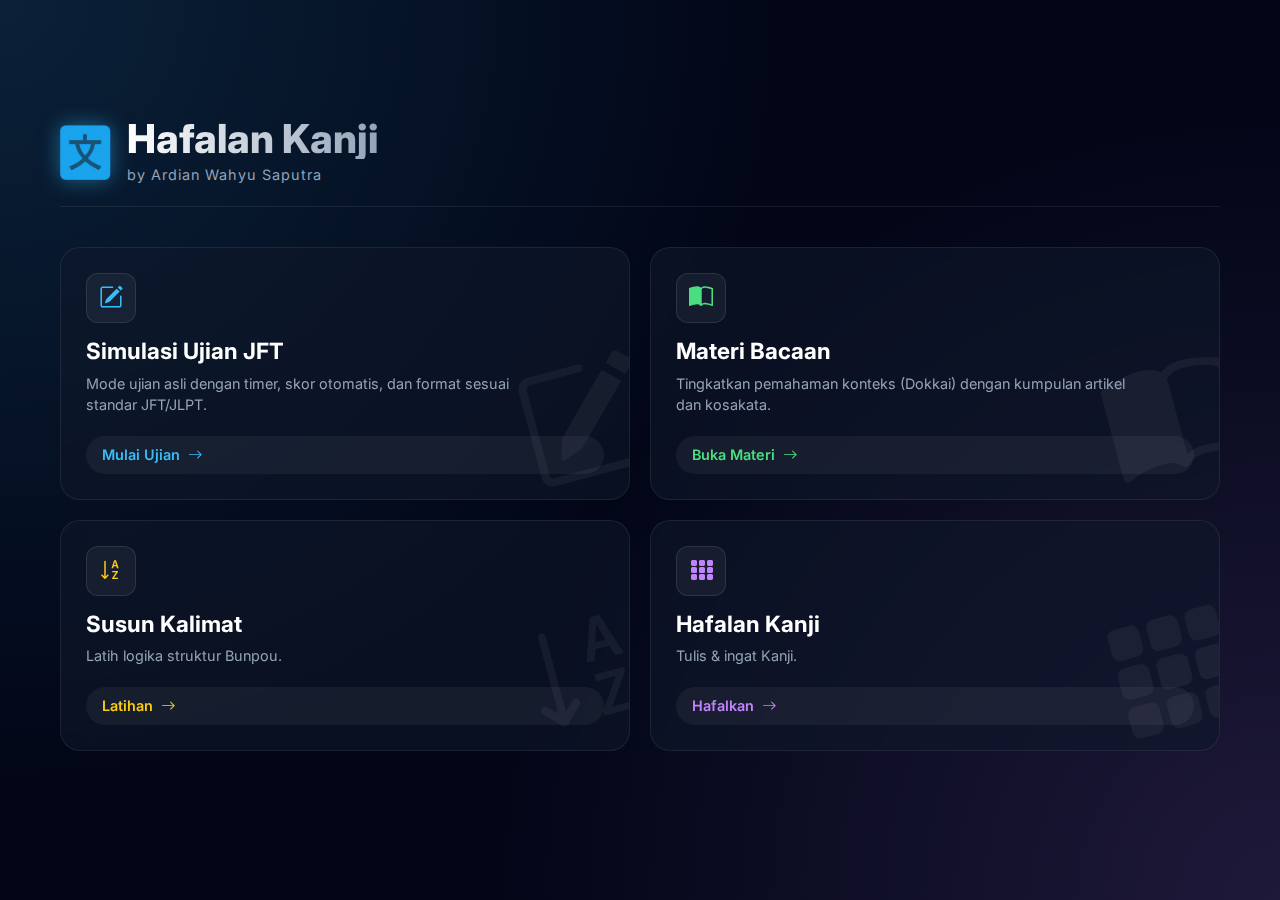
<file: index.html>
<!DOCTYPE html>
<html lang="id">
  <head>
    <meta charset="utf-8" />
    <meta name="viewport" content="width=device-width,initial-scale=1" />
    <title>Hafalan Kanji — Dashboard HUD</title>
    
    <link href="https://cdn.jsdelivr.net/npm/bootstrap@5.3.2/dist/css/bootstrap.min.css" rel="stylesheet" />
    <link href="https://cdn.jsdelivr.net/npm/bootstrap-icons@1.11.3/font/bootstrap-icons.css" rel="stylesheet" />
    <link href="https://fonts.googleapis.com/css2?family=Inter:wght@400;500;600;700;800;900&display=swap" rel="stylesheet">
    <link rel="shortcut icon" type="image/png" href="asset/logo2-removebg.png?v=2" />
    <link rel="stylesheet" href="style.css" />
  </head>
  <body>
   
    <div class="dashboard-container fade-in-up">
        
        <header class="app-header">
            <div class="brand-section">
                <div class="d-flex align-items-center gap-3">
                    <img src="asset/logo2-removebg.png" alt="Logo" style="height: 55px; width: auto; filter: drop-shadow(0 0 10px rgba(56,189,248,0.5));">
                    <div>
                        <h1>Hafalan Kanji</h1>
                        <p>by Ardian Wahyu Saputra</p>
                    </div>
                </div>
            </div>
            
            <div>
                 <button id="btn-stop-quiz" class="btn btn-danger rounded-pill px-4 fw-bold d-none shadow-lg" data-bs-toggle="modal" data-bs-target="#stopQuizModal">
                    <i class="bi bi-stop-circle-fill me-2"></i> Berhenti Ujian
                </button>
            </div>
        </header>

        <div class="grid-menu">
            
            <div class="hud-card col-wide theme-blue" data-bs-toggle="modal" data-bs-target="#ujianModal">
                <i class="bi bi-pencil-square bg-icon"></i> <div class="card-content">
                    <div class="icon-badge"><i class="bi bi-pencil-square"></i></div>
                    <h3 class="card-title">Simulasi Ujian JFT</h3>
                    <p class="card-desc">Mode ujian asli dengan timer, skor otomatis, dan format sesuai standar JFT/JLPT.</p>
                    <div class="card-arrow">Mulai Ujian <i class="bi bi-arrow-right"></i></div>
                </div>
            </div>

            <div class="hud-card col-wide theme-green" data-bs-toggle="modal" data-bs-target="#bacaanModal">
                <i class="bi bi-book-half bg-icon"></i> <div class="card-content">
                    <div class="icon-badge"><i class="bi bi-book-half"></i></div>
                    <h3 class="card-title">Materi Bacaan</h3>
                    <p class="card-desc">Tingkatkan pemahaman konteks (Dokkai) dengan kumpulan artikel dan kosakata.</p>
                    <div class="card-arrow">Buka Materi <i class="bi bi-arrow-right"></i></div>
                </div>
            </div>

            <div class="hud-card col-wide theme-yellow" data-bs-toggle="modal" data-bs-target="#susunKalimatModal">
                <i class="bi bi-sort-alpha-down bg-icon"></i>
                <div class="card-content">
                    <div class="icon-badge"><i class="bi bi-sort-alpha-down"></i></div>
                    <h3 class="card-title">Susun Kalimat</h3>
                    <p class="card-desc">Latih logika struktur Bunpou.</p>
                    <div class="card-arrow">Latihan <i class="bi bi-arrow-right"></i></div>
                </div>
            </div>

            <!-- <div class="hud-card col-std theme-pink" data-bs-toggle="modal" data-bs-target="#hafalankotobaModal">
                <i class="bi bi-translate bg-icon"></i>
                <div class="card-content">
                    <div class="icon-badge"><i class="bi bi-translate"></i></div>
                    <h3 class="card-title">Hafalan Kotoba</h3>
                    <p class="card-desc">Flashcard Minna no Nihongo.</p>
                    <div class="card-arrow">Hafalkan <i class="bi bi-arrow-right"></i></div>
                </div>
            </div> -->

            <div class="hud-card col-wide theme-purple" data-bs-toggle="modal" data-bs-target="#hafalankanjiModal">
                <i class="bi bi-grid-3x3-gap-fill bg-icon"></i>
                <div class="card-content">
                    <div class="icon-badge"><i class="bi bi-grid-3x3-gap-fill"></i></div>
                    <h3 class="card-title">Hafalan Kanji</h3>
                    <p class="card-desc">Tulis & ingat Kanji.</p>
                    <div class="card-arrow">Hafalkan <i class="bi bi-arrow-right"></i></div>
                </div>
            </div>

        </div> <div id="quiz-area"></div>

    </div>

    <div class="modal fade" id="hafalankanjiModal" tabindex="-1" aria-hidden="true">
        <div class="modal-dialog modal-dialog-centered">
            <div class="modal-content overflow-hidden">
                <div style="height: 5px; background: var(--neon-purple); box-shadow: 0 0 10px var(--neon-purple);"></div>
                <div class="modal-body text-center px-4 py-5">
                    <h4 class="fw-bold mb-3">Ke Halaman Hafal Kanji?</h4>
                    <p class="text-secondary mb-4">Masuk ke folder <b>kanji</b>.</p>
                    <div class="d-flex justify-content-center gap-2">
                        <button type="button" class="btn btn-outline-light rounded-pill px-4" data-bs-dismiss="modal">Batal</button>
                        <a href="kanji/index.html" class="btn btn-primary rounded-pill px-4 fw-bold" style="background: var(--neon-purple); border:none;">Ya, Mulai</a>
                    </div>
                </div>
            </div>
        </div>
    </div>

    <div class="modal fade" id="hafalankotobaModal" tabindex="-1" aria-hidden="true">
        <div class="modal-dialog modal-dialog-centered">
            <div class="modal-content overflow-hidden">
                <div style="height: 5px; background: var(--neon-pink); box-shadow: 0 0 10px var(--neon-pink);"></div>
                <div class="modal-body text-center px-4 py-5">
                    <h4 class="fw-bold mb-3">Ke Halaman Hafal Kotoba?</h4>
                    <p class="text-secondary mb-4">Masuk ke folder <b>kotoba</b>.</p>
                    <div class="d-flex justify-content-center gap-2">
                        <button type="button" class="btn btn-outline-light rounded-pill px-4" data-bs-dismiss="modal">Batal</button>
                        <a href="kotoba/index.html" class="btn btn-primary rounded-pill px-4 fw-bold" style="background: var(--neon-pink); border:none;">Ya, Mulai</a>
                    </div>
                </div>
            </div>
        </div>
    </div>

    <div class="modal fade" id="ujianModal" tabindex="-1" aria-hidden="true">
        <div class="modal-dialog modal-dialog-centered">
            <div class="modal-content overflow-hidden">
                <div style="height: 5px; background: var(--neon-blue); box-shadow: 0 0 10px var(--neon-blue);"></div>
                <div class="modal-body text-center px-4 py-5">
                    <h4 class="fw-bold mb-3">Mulai Simulasi Ujian?</h4>
                    <p class="text-secondary mb-4">Masuk ke folder <b>jft</b>.</p>
                    <div class="d-flex justify-content-center gap-2">
                        <button type="button" class="btn btn-outline-light rounded-pill px-4" data-bs-dismiss="modal">Batal</button>
                        <a href="jft/index.html" class="btn btn-primary rounded-pill px-4 fw-bold" style="background: var(--neon-blue); border:none; color: #000;">Lanjutkan</a>
                    </div>
                </div>
            </div>
        </div>
    </div>

    <div class="modal fade" id="bacaanModal" tabindex="-1" aria-hidden="true">
        <div class="modal-dialog modal-dialog-centered">
            <div class="modal-content overflow-hidden">
                <div style="height: 5px; background: var(--neon-green); box-shadow: 0 0 10px var(--neon-green);"></div>
                <div class="modal-body text-center px-4 py-5">
                    <h4 class="fw-bold mb-3">Ke Halaman Bacaan?</h4>
                    <p class="text-secondary mb-4">Masuk ke folder <b>bacaan</b>.</p>
                    <div class="d-flex justify-content-center gap-2">
                        <button type="button" class="btn btn-outline-light rounded-pill px-4" data-bs-dismiss="modal">Batal</button>
                        <a href="bacaan/index.html" class="btn btn-primary rounded-pill px-4 fw-bold" style="background: var(--neon-green); border:none; color: #000;">Lanjutkan</a>
                    </div>
                </div>
            </div>
        </div>
    </div>

    <div class="modal fade" id="susunKalimatModal" tabindex="-1" aria-hidden="true">
        <div class="modal-dialog modal-dialog-centered">
            <div class="modal-content overflow-hidden">
                <div style="height: 5px; background: var(--neon-yellow); box-shadow: 0 0 10px var(--neon-yellow);"></div>
                <div class="modal-body text-center px-4 py-5">
                    <h4 class="fw-bold mb-3">Susun Kalimat?</h4>
                    <p class="text-secondary mb-4">Masuk ke folder <b>susun_kalimat</b>.</p>
                    <div class="d-flex justify-content-center gap-2">
                        <button type="button" class="btn btn-outline-light rounded-pill px-4" data-bs-dismiss="modal">Batal</button>
                        <a href="susun_kalimat/index.html" class="btn btn-primary rounded-pill px-4 fw-bold" style="background: var(--neon-yellow); border:none; color: #000;">Lanjutkan</a>
                    </div>
                </div>
            </div>
        </div>
    </div>

    <div class="modal fade" id="stopQuizModal" tabindex="-1" aria-hidden="true">
        <div class="modal-dialog modal-dialog-centered modal-sm">
            <div class="modal-content border-0 text-center p-4">
                <div class="modal-body p-0">
                    <div class="mb-3 text-warning"><i class="bi bi-exclamation-circle-fill" style="font-size: 3.5rem;"></i></div>
                    <h5 class="fw-bold mb-2">Hentikan Ujian?</h5>
                    <div class="d-grid gap-2 mt-4">
                        <button type="button" class="btn btn-danger rounded-pill fw-bold" onclick="executeStopQuiz()">Ya, Selesai</button>
                        <button type="button" class="btn btn-outline-light rounded-pill fw-medium" data-bs-dismiss="modal">Batal</button>
                    </div>
                </div>
            </div>
        </div>
    </div>

    <div class="modal fade" id="daftarHafalanModal" tabindex="-1" aria-hidden="true">
        <div class="modal-dialog modal-dialog-centered modal-xl modal-dialog-scrollable">
            <div class="modal-content">
                <div class="modal-header border-bottom-0 pb-0 pt-4 px-4 bg-transparent">
                    <h4 class="modal-title fw-bold">Daftar Kanji</h4>
                    <button type="button" class="btn-close btn-close-white" data-bs-dismiss="modal"></button>
                </div>
                <div class="modal-body px-4 pt-4 bg-transparent">
                    <div id="daftarList" class="kanji-list-grid pb-5 pt-2"></div>
                </div>
                <div class="modal-footer bg-transparent">
                    <button class="btn btn-outline-light rounded-pill" data-bs-target="#daftarRangeModal" data-bs-toggle="modal">Ganti Paket</button>
                </div>
            </div>
        </div>
    </div>

     <div class="modal fade" id="daftarRangeModal" tabindex="-1" aria-hidden="true">
        <div class="modal-dialog modal-dialog-centered modal-lg">
            <div class="modal-content px-3 py-2">
                <div class="modal-header border-0 pb-0 bg-transparent">
                    <div><h4 class="modal-title fw-bold">Pilih Paket Hafalan</h4></div>
                    <button type="button" class="btn-close btn-close-white" data-bs-dismiss="modal"></button>
                </div>
                <div class="modal-body pt-4 bg-transparent">
                    <div id="rangeListDaftar" class="range-grid-container"></div>
                    <div class="mt-4 pt-3 border-top border-secondary d-flex gap-2">
                        <button id="btnDaftarSelectAll" class="btn btn-sm btn-outline-light border rounded-pill">Pilih Semua</button>
                        <button id="btnDaftarReset" class="btn btn-sm btn-outline-light border rounded-pill">Reset</button>
                    </div>
                </div>
                <div class="modal-footer border-0 bg-transparent">
                     <button type="button" class="btn btn-outline-light rounded-pill" data-bs-dismiss="modal">Batal</button>
                     <button id="btnShowList" type="button" class="btn btn-primary rounded-pill fw-bold" style="background: var(--neon-blue); border:none; color:black;">Tampilkan</button>
                </div>
            </div>
        </div>
    </div>

    <div id="confetti-wrapper"></div>
    <script src="https://cdn.jsdelivr.net/npm/bootstrap@5.3.2/dist/js/bootstrap.bundle.min.js"></script>
    <script type="module" src="js/main.js"></script>
  </body>
</html>
</file>
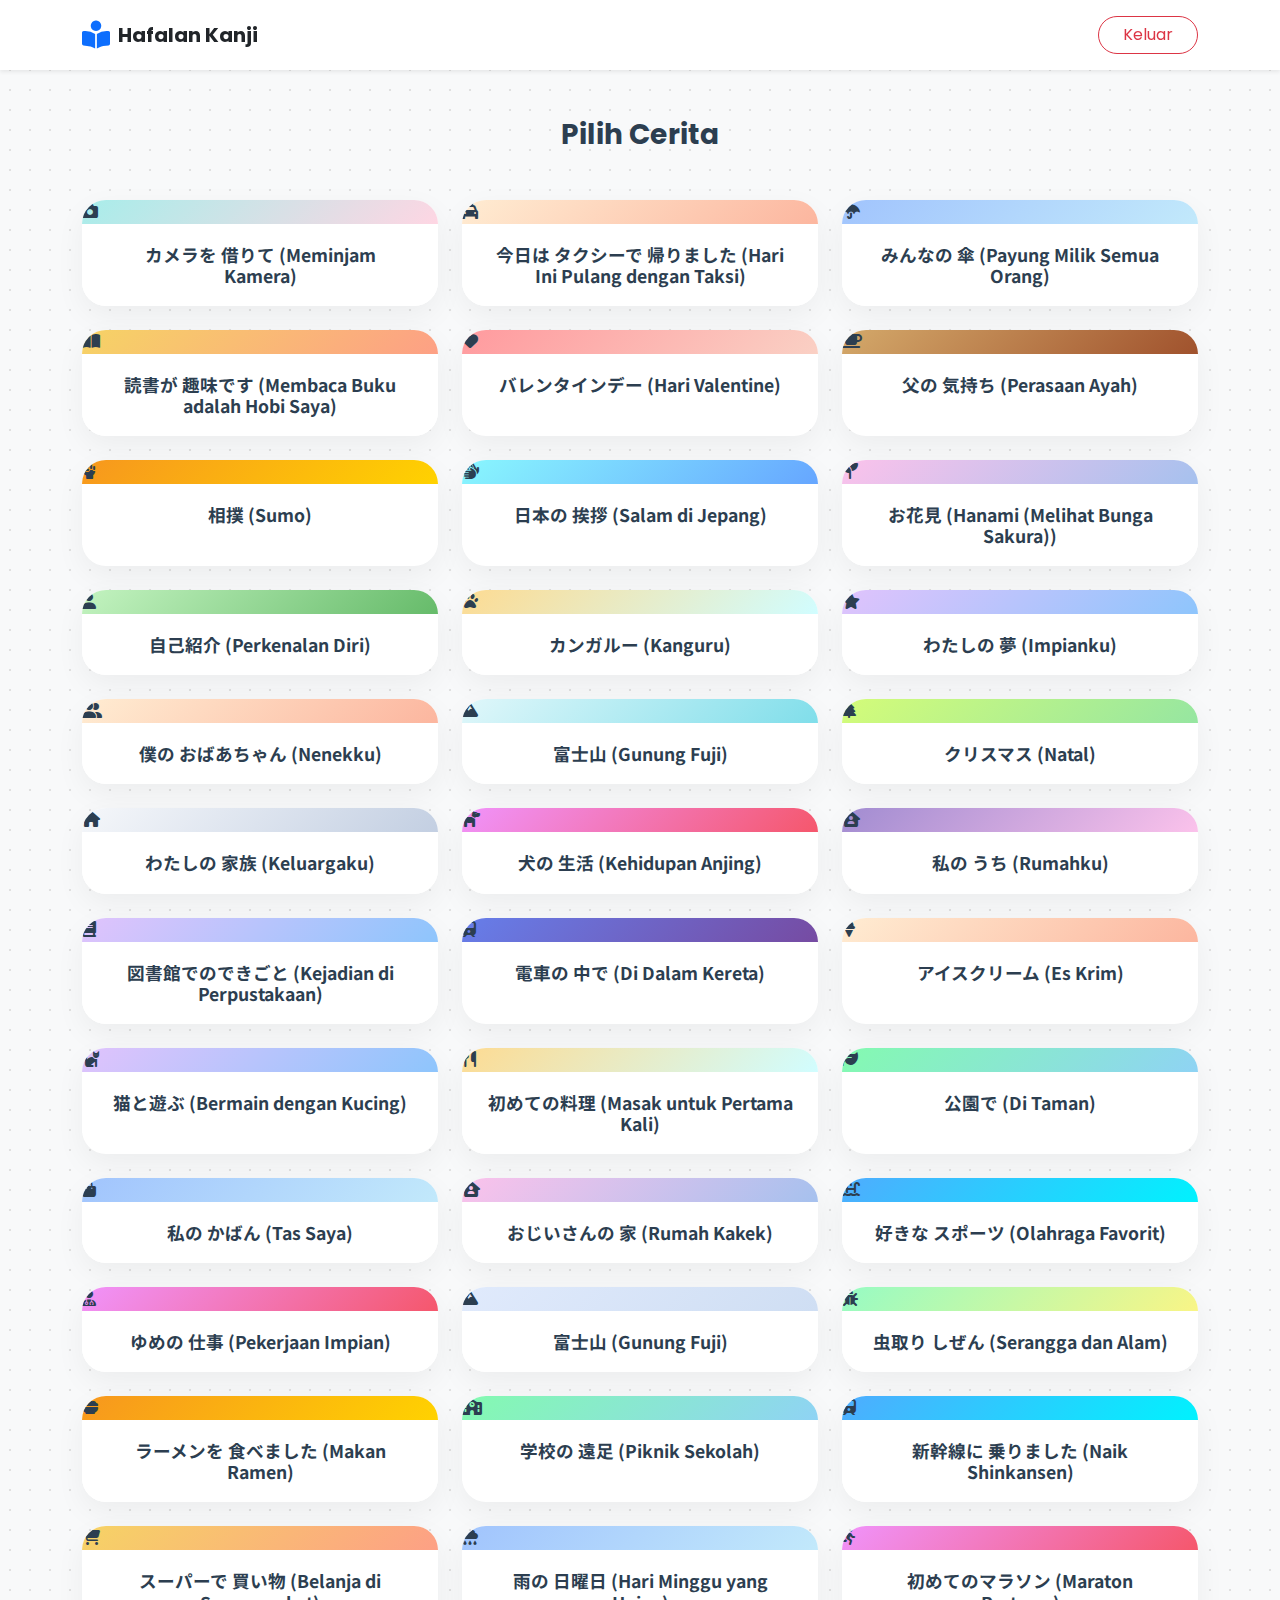
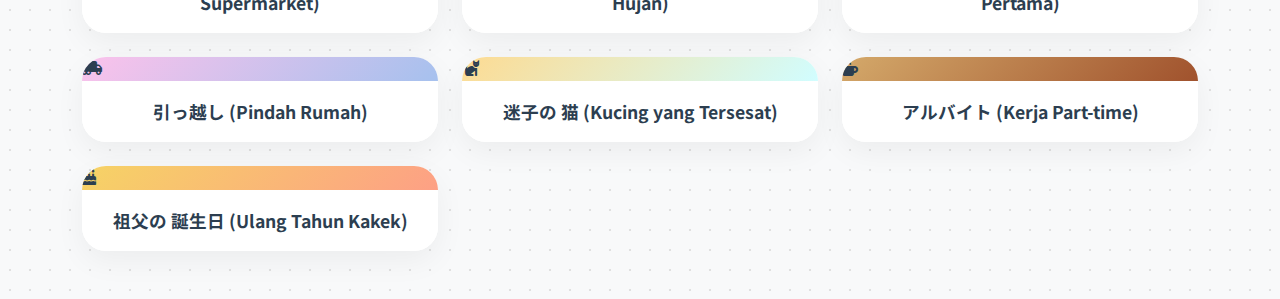
<file: bacaan/index.html>
<!DOCTYPE html>
<html lang="id">
<head>
    <meta charset="UTF-8">
    <meta name="viewport" content="width=device-width, initial-scale=1.0">
    <title>Mode Cerita - Hafalan Kanji</title>
    <link rel="shortcut icon" type="image/png" href="asset/logo2-removebg.png">
    
    <link href="https://cdn.jsdelivr.net/npm/bootstrap@5.3.0/dist/css/bootstrap.min.css" rel="stylesheet">
    <link href="https://fonts.googleapis.com/css2?family=Noto+Sans+JP:wght@400;500;700&family=Poppins:wght@400;600;700&display=swap" rel="stylesheet">
    <link rel="stylesheet" href="https://cdnjs.cloudflare.com/ajax/libs/font-awesome/6.4.0/css/all.min.css">
    <link rel="stylesheet" href="style.css">
</head>
<body class="bg-light">

    <nav class="navbar navbar-light bg-white sticky-top shadow-sm py-3">
        <div class="container d-flex justify-content-between">
            <div class="d-flex align-items-center gap-2">
                <i class="fas fa-book-reader text-primary fs-3"></i>
                <h5 class="m-0 fw-bold text-dark">Hafalan Kanji</h5>
            </div>
            <div class="d-flex gap-2">
                <button id="exit-btn" class="btn btn-outline-danger rounded-pill px-4" data-bs-toggle="modal" data-bs-target="#modalExit">
                    Keluar
                </button>
                <button id="header-back-btn" class="btn btn-outline-secondary rounded-pill px-4 d-none">
                    Daftar Cerita
                </button>
            </div>
        </div>
    </nav>

    <div class="container py-5">
        
        <div id="list-view">
            <h3 class="text-center fw-bold mb-5">Pilih Cerita</h3>
            <div id="loading-spinner" class="text-center"><div class="spinner-border text-primary"></div></div>
            <div class="row g-4" id="story-grid"></div>
        </div>

        <div id="reader-view" class="d-none">
            <div class="row justify-content-center">
                <div class="col-lg-8">
                    <div class="card border-0 shadow-lg rounded-4 overflow-hidden">
                        
                        <div id="reader-hero" class="text-white text-center p-5 d-flex align-items-center justify-content-center">
                            </div>

                        <div class="card-body p-5">
                            <h2 id="reader-title" class="text-center fw-bold text-dark mb-4" style="font-family: 'Noto Sans JP';"></h2>
                            
                            <div id="reader-text" class="mb-5 text-dark" style="font-family: 'Noto Sans JP'; line-height: 2.2; font-size: 1.4rem; text-align: justify;"></div>

                            <div class="row g-2 mb-3">
                                <div class="col-6">
                                    <button class="btn btn-warning text-white rounded-pill w-100 py-3 fw-bold" id="play-audio-btn">
                                        <i class="fas fa-volume-up me-2"></i> Dengar
                                    </button>
                                </div>
                                <div class="col-6">
                                    <button class="btn btn-primary rounded-pill w-100 py-3 fw-bold" id="toggle-trans-btn">
                                        <i class="fas fa-language me-2"></i> Arti
                                    </button>
                                </div>
                            </div>

                            <div id="reader-translation" class="bg-light p-4 rounded-4 border mt-3 d-none text-secondary" style="line-height: 1.8; font-size: 1.1rem;"></div>

                        </div>
                    </div>
                </div>
            </div>
        </div>

    </div>

    <div class="modal fade" id="modalExit" tabindex="-1">
      <div class="modal-dialog modal-dialog-centered">
        <div class="modal-content rounded-4 border-0 p-4 text-center">
            <h4 class="fw-bold mb-2">Keluar ke Menu?</h4>
            <p class="text-muted mb-4">Progres bacaan mungkin tidak tersimpan.</p>
            <div class="d-flex justify-content-center gap-2">
                <button class="btn btn-light rounded-pill px-4" data-bs-dismiss="modal">Batal</button>
                <a href="index.html" class="btn btn-primary rounded-pill px-4">Ya, Keluar</a>
            </div>
        </div>
      </div>
    </div>

    <script src="https://cdn.jsdelivr.net/npm/bootstrap@5.3.0/dist/js/bootstrap.bundle.min.js"></script>
    <script src="main.js"></script>
</body>
</html>
</file>
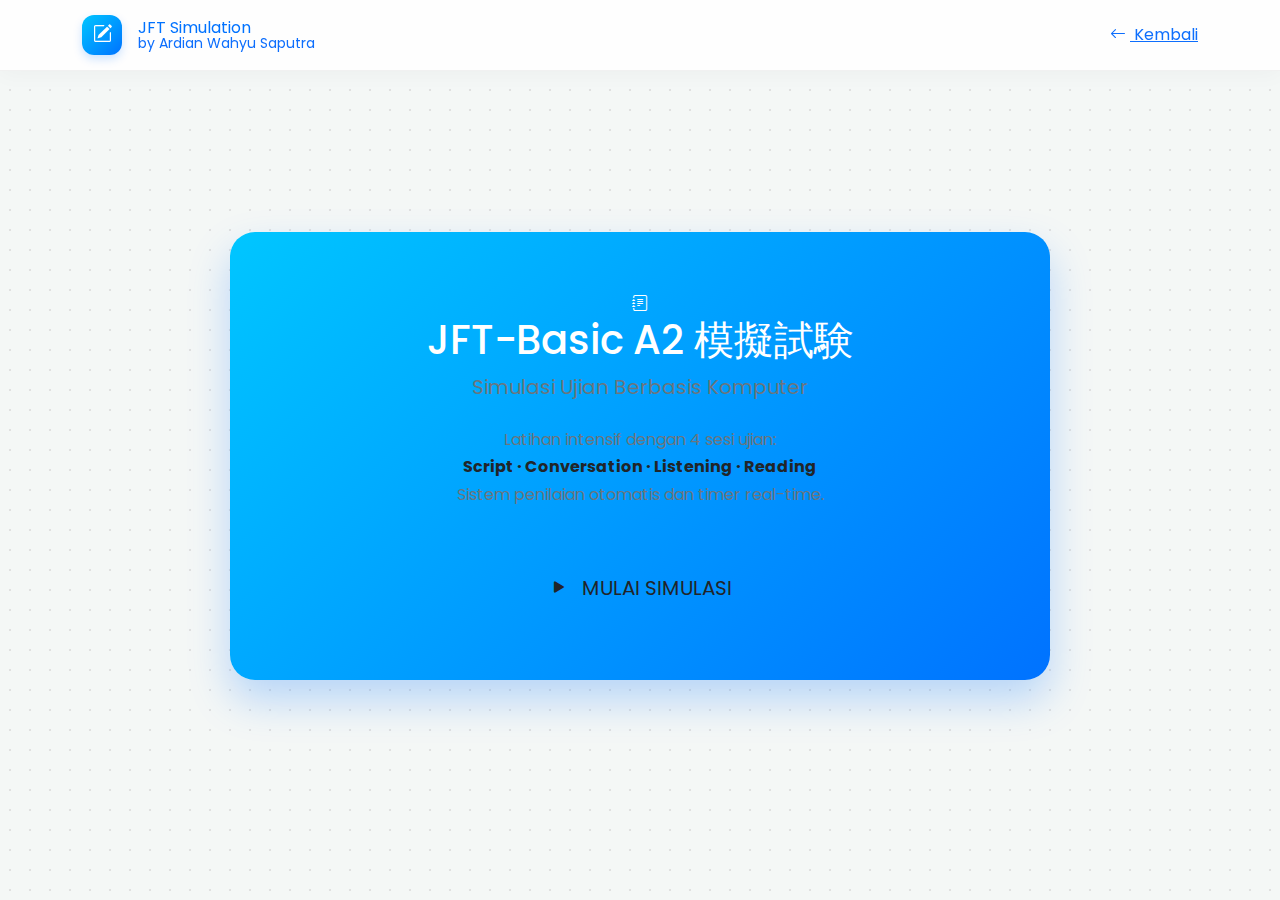
<file: jft/index.html>
<!DOCTYPE html>
<html lang="id">
<head>
    <meta charset="UTF-8">
    <meta name="viewport" content="width=device-width, initial-scale=1.0">
    <title>JFT-Basic A2 Simulation</title>
    <link href="https://cdn.jsdelivr.net/npm/bootstrap@5.3.0/dist/css/bootstrap.min.css" rel="stylesheet">
    <link href="https://cdn.jsdelivr.net/npm/bootstrap-icons@1.11.3/font/bootstrap-icons.css" rel="stylesheet">
    <link href="https://fonts.googleapis.com/css2?family=Inter:wght@400;500;600;700;800;900&family=Poppins:wght@400;500;600;700&display=swap" rel="stylesheet">
    <link rel="stylesheet" href="style.css">
    <link rel="icon" type="image/x-icon" href="/home/asset/logo2-removebg.png" />
</head>
<body>

    <!-- NAVBAR — sama persis Hafalan Kotoba -->
    <nav class="app-header fixed-top">
        <div class="container d-flex justify-content-between align-items-center h-100">
            <a href="#" class="d-flex align-items-center gap-3 text-decoration-none">
                <div class="brand-icon">
                    <i class="bi bi-pencil-square"></i>
                </div>
                <div class="d-flex flex-column lh-1">
                    <span class="brand-title">JFT Simulation</span>
                    <small class="brand-subtitle">by Ardian Wahyu Saputra</small>
                </div>
            </a>
            <a href="../index.html" class="btn-nav-back">
                <i class="bi bi-arrow-left me-1"></i> Kembali
            </a>
        </div>
    </nav>

    <!-- MAIN CONTENT -->
    <main class="container main-content d-flex align-items-center justify-content-center" style="min-height: 90vh;">
        <div class="hero-card fade-in w-100" style="max-width: 820px;">

            <div class="hero-icon-circle mx-auto">
                <i class="bi bi-journal-text"></i>
            </div>

            <h1 class="mb-2">JFT-Basic A2 模擬試験</h1>
            <p class="text-secondary mb-4 fs-5">Simulasi Ujian Berbasis Komputer</p>

            <p class="text-secondary mx-auto mb-5" style="max-width: 600px; line-height: 1.7;">
                Latihan intensif dengan 4 sesi ujian:<br>
                <strong class="text-body">Script · Conversation · Listening · Reading</strong><br>
                Sistem penilaian otomatis dan timer real-time.
            </p>

            <button class="btn btn-neon btn-lg rounded-pill px-5 py-3"
                    data-bs-toggle="modal" data-bs-target="#packageModal">
                <i class="bi bi-play-fill me-2"></i> MULAI SIMULASI
            </button>
        </div>
    </main>

    <!-- MODAL PILIH PAKET -->
    <div class="modal fade" id="packageModal" tabindex="-1" aria-hidden="true">
        <div class="modal-dialog modal-lg modal-dialog-centered">
            <div class="modal-content">
                <div class="modal-header px-4 pt-4 pb-3">
                    <h5 class="modal-title">
                        <i class="bi bi-collection me-2" style="color:var(--teal)"></i>
                        Pilih Paket Soal
                    </h5>
                    <button type="button" class="btn-close" data-bs-dismiss="modal"></button>
                </div>
                <div class="modal-body p-4">
                    <div class="row g-3" id="modal-package-list"></div>
                </div>
            </div>
        </div>
    </div>

    <script src="https://cdn.jsdelivr.net/npm/bootstrap@5.3.0/dist/js/bootstrap.bundle.min.js"></script>
    <script type="module" src="main.js"></script>
</body>
</html>
</file>
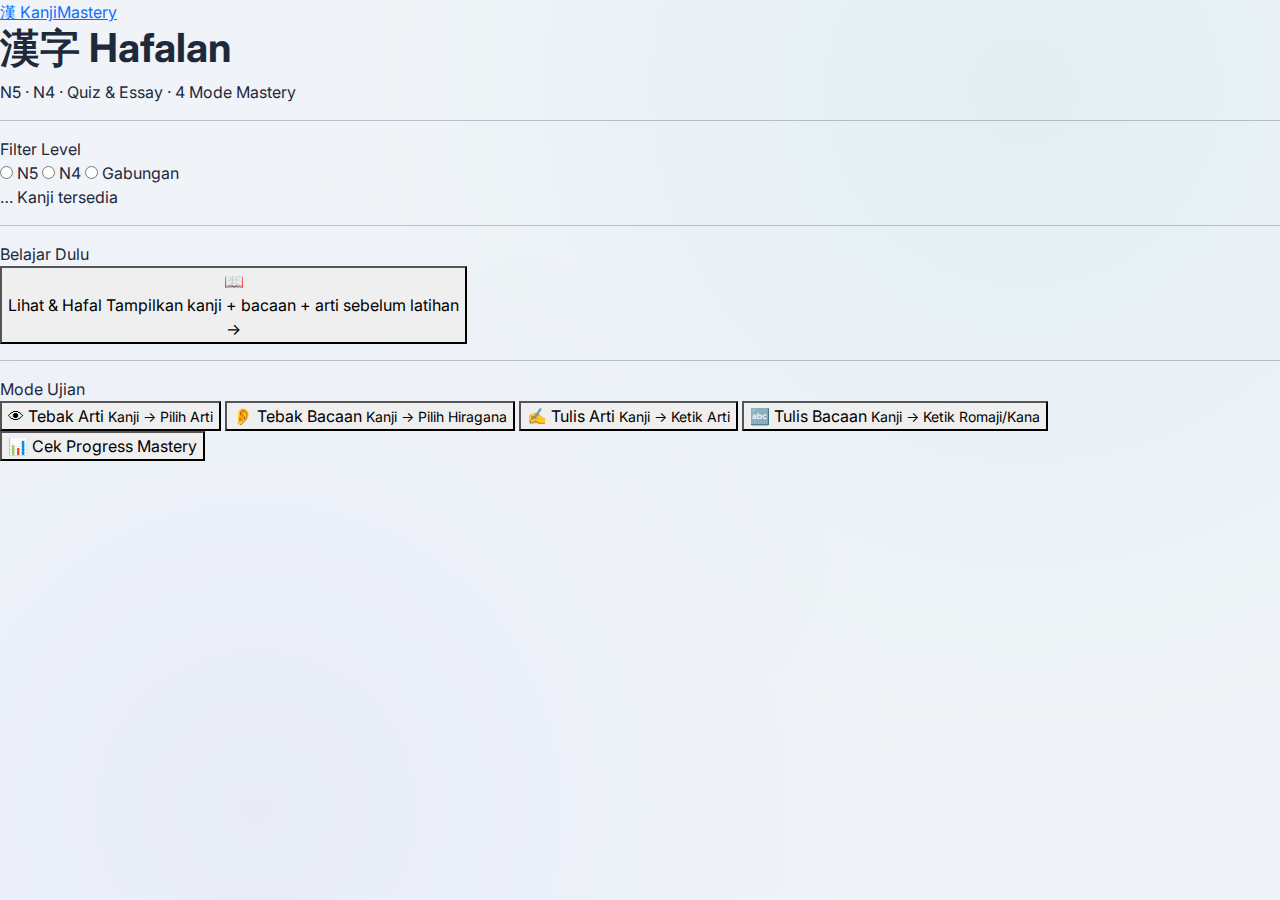
<file: kanji/index.html>
<!DOCTYPE html>
<html lang="id">
<head>
  <meta charset="UTF-8" />
  <meta name="viewport" content="width=device-width, initial-scale=1.0" />
  <meta name="description" content="Aplikasi hafalan Kanji Jepang N5/N4 — Quiz, Essay, 4 Mode Mastery" />
  <title>漢字 Mastery — Hafalan N5 &amp; N4</title>

  <link rel="preconnect" href="https://fonts.googleapis.com">
  <link rel="preconnect" href="https://fonts.gstatic.com" crossorigin>
  <link href="https://fonts.googleapis.com/css2?family=Noto+Serif+JP:wght@300;400;700&family=Shippori+Mincho:wght@400;500;700&family=DM+Sans:ital,opsz,wght@0,9..40,300;0,9..40,400;0,9..40,500;0,9..40,600;1,9..40,300&family=Crimson+Pro:ital,wght@0,300;0,400;0,600;1,300;1,400&display=swap" rel="stylesheet">
  <link rel="stylesheet" href="https://cdn.jsdelivr.net/npm/bootstrap@5.3.3/dist/css/bootstrap.min.css">
  <link rel="stylesheet" href="style.css">
</head>
<body>

  <!-- NAVBAR -->
  <nav class="app-navbar">
    <a href="#" class="navbar-logo">
      <span class="logo-icon">漢</span>
      <span class="logo-text">Kanji<span>Mastery</span></span>
    </a>
    <button id="btn-stop" class="btn-stop-nav d-none">✕ Berhenti</button>
  </nav>

  <div class="app-wrapper">

    <!-- ==========================================
         LAYAR 1: DASHBOARD
    ========================================== -->
    <div id="screen-dashboard">
      <div class="neon-card card-primary">
        <!-- Hero -->
        <div class="card-body-pad">
          <h1 class="hero-title"><span class="hi">漢字</span> Hafalan</h1>
          <p class="hero-subtitle">N5 · N4 · Quiz &amp; Essay · 4 Mode Mastery</p>
        </div>

        <hr class="divider-neon" />

        <!-- Filter Level -->
        <div class="card-body-pad">
          <div class="section-label">Filter Level</div>
          <div class="level-filter-group" id="level-filter-group">
            <input type="radio" name="level-filter" id="filter-n5"  value="N5"  />
            <label class="level-btn-label" for="filter-n5">N5</label>
            <input type="radio" name="level-filter" id="filter-n4"  value="N4"  />
            <label class="level-btn-label" for="filter-n4">N4</label>
            <input type="radio" name="level-filter" id="filter-all" value="ALL" />
            <label class="level-btn-label" for="filter-all">Gabungan</label>
          </div>
          <div class="total-badge-wrap">
            <span id="total-kanji-badge"><span class="badge-num">…</span> Kanji tersedia</span>
          </div>
        </div>

        <hr class="divider-neon" />

        <!-- Tombol Lihat & Hafal -->
        <div class="card-body-pad">
          <div class="section-label">Belajar Dulu</div>
          <button class="btn-display-mode" id="btn-mode-display">
            <span class="display-icon">📖</span>
            <div class="display-text">
              <span class="display-title">Lihat &amp; Hafal</span>
              <span class="display-sub">Tampilkan kanji + bacaan + arti sebelum latihan</span>
            </div>
            <span class="display-arrow">→</span>
          </button>
        </div>

        <hr class="divider-neon" />

        <!-- Grid Mode Ujian -->
        <div class="card-body-pad">
          <div class="section-label">Mode Ujian</div>
          <div class="mode-grid">
            <button class="btn-mode" id="btn-mode-quiz-arti">
              <span class="mode-icon">👁</span>
              <span class="mode-text">Tebak Arti <small>Kanji → Pilih Arti</small></span>
            </button>
            <button class="btn-mode" id="btn-mode-quiz-baca">
              <span class="mode-icon">👂</span>
              <span class="mode-text">Tebak Bacaan <small>Kanji → Pilih Hiragana</small></span>
            </button>
            <button class="btn-mode" id="btn-mode-essay-arti">
              <span class="mode-icon">✍️</span>
              <span class="mode-text">Tulis Arti <small>Kanji → Ketik Arti</small></span>
            </button>
            <button class="btn-mode" id="btn-mode-essay-baca">
              <span class="mode-icon">🔤</span>
              <span class="mode-text">Tulis Bacaan <small>Kanji → Ketik Romaji/Kana</small></span>
            </button>
          </div>
          <button class="btn-progress-full" id="btn-cek-progress">📊 Cek Progress Mastery</button>
        </div>
      </div>
    </div><!-- /#screen-dashboard -->


    <!-- ==========================================
         LAYAR 2: QUIZ
    ========================================== -->
    <div id="screen-quiz" class="d-none">
      <div class="neon-card">
        <!-- Header -->
        <div class="quiz-header">
          <span id="quiz-counter" class="quiz-counter">1 / 20</span>
          <span id="quiz-no-asli" class="quiz-no-asli">No.— · — · —</span>
        </div>
        <!-- Progress bar tipis -->
        <div class="quiz-progress-wrap">
          <div id="quiz-progress-fill" class="quiz-progress-fill" style="width:0%"></div>
        </div>
        <!-- Kanji besar -->
        <div class="quiz-kanji-area" id="quiz-kanji" aria-live="polite"></div>
        <!-- Input area -->
        <div class="quiz-input-area" id="quiz-input-area" aria-live="polite"></div>
        <!-- Footer navigasi -->
        <div class="quiz-footer">
          <button id="btn-prev" class="btn-quiz-nav" disabled>← Sebelumnya</button>
          <button id="btn-lupa" class="btn-quiz-nav btn-lupa">😵 Lupa</button>
          <button id="btn-next" class="btn-quiz-nav btn-next-quiz">Berikutnya →</button>
        </div>
      </div>
      <!-- Overlay feedback (transparan, hanya untuk transisi) -->
      <div id="feedback-overlay" class="feedback-overlay d-none" aria-hidden="true"></div>
    </div><!-- /#screen-quiz -->


    <!-- ==========================================
         LAYAR 3: HASIL
    ========================================== -->
    <div id="screen-result" class="d-none">
      <div class="neon-card">
        <div class="result-score-area" id="result-score"></div>
        <div class="result-actions">
          <button id="btn-retry-all"   class="btn-result btn-result-primary">🔄 Ulangi Semua Soal</button>
          <button id="btn-retry-wrong" class="btn-result btn-result-danger d-none">
             Perbaiki <span id="wrong-count-badge">0</span> Soal Salah
          </button>
          <button id="btn-to-menu" class="btn-result btn-result-secondary">← Menu Utama</button>
        </div>
        <div id="result-list" aria-live="polite"></div>
      </div>
    </div><!-- /#screen-result -->


    <!-- ==========================================
         LAYAR 4: PROGRESS
    ========================================== -->
    <div id="screen-progress" class="d-none">
      <div class="neon-card">
        <div class="screen-header">
          <span class="screen-title">📊 Progress Mastery</span>
          <button id="btn-close-progress" class="btn-screen-back">← Kembali</button>
        </div>
        <div class="card-body-pad" id="progress-content" aria-live="polite"></div>
      </div>
    </div><!-- /#screen-progress -->


    <!-- ==========================================
         LAYAR 5: LIHAT & HAFAL (DISPLAY)
    ========================================== -->
    <div id="screen-display" class="d-none">
      <div class="neon-card">
        <div class="screen-header">
          <span class="screen-title">📖 Lihat &amp; Hafal</span>
          <button id="btn-display-close" class="btn-screen-back">✕ Tutup</button>
        </div>
        <div class="display-counter-wrap">
          <span id="display-counter" class="display-counter">1 / 20</span>
        </div>
        <!-- Kanji besar -->
        <div class="display-kanji-area" id="display-kanji" aria-live="polite"></div>
        <!-- Info kanji — langsung tampil tanpa tombol -->
        <div class="display-reveal-wrap">
          <div id="display-reveal" class="display-info-panel"></div>
        </div>
        <!-- Navigasi -->
        <div class="display-nav">
          <button id="btn-display-prev" class="btn-display-nav" disabled>← Sebelumnya</button>
          <button id="btn-display-next" class="btn-display-nav btn-display-nav-next">Berikutnya →</button>
        </div>
      </div>
    </div><!-- /#screen-display -->

  </div><!-- /.app-wrapper -->


  <!-- ==========================================
       MODAL: PILIH PAKET
  ========================================== -->
  <div class="modal fade" id="modal-paket" tabindex="-1" aria-hidden="true">
    <div class="modal-dialog modal-dialog-scrollable">
      <div class="modal-content">
        <div class="modal-header">
          <h5 class="modal-title" id="modal-paket-title">Pilih Paket</h5>
          <button type="button" class="btn-close" data-bs-dismiss="modal"></button>
        </div>
        <div class="modal-body" style="padding: 1rem 1.1rem;">
          <div id="paket-list"></div>
        </div>
        <div class="modal-footer">
          <button id="btn-pilih-semua" class="btn-modal-secondary">☑ Semua</button>
          <button id="btn-reset-paket" class="btn-modal-secondary">✕ Reset</button>
          <button id="btn-mulai"       class="btn-modal-primary">▶ Mulai</button>
        </div>
      </div>
    </div>
  </div>

  <script src="https://cdn.jsdelivr.net/npm/bootstrap@5.3.3/dist/js/bootstrap.bundle.min.js"></script>
  <script type="module" src="js/main.js"></script>
</body>
</html>
</file>
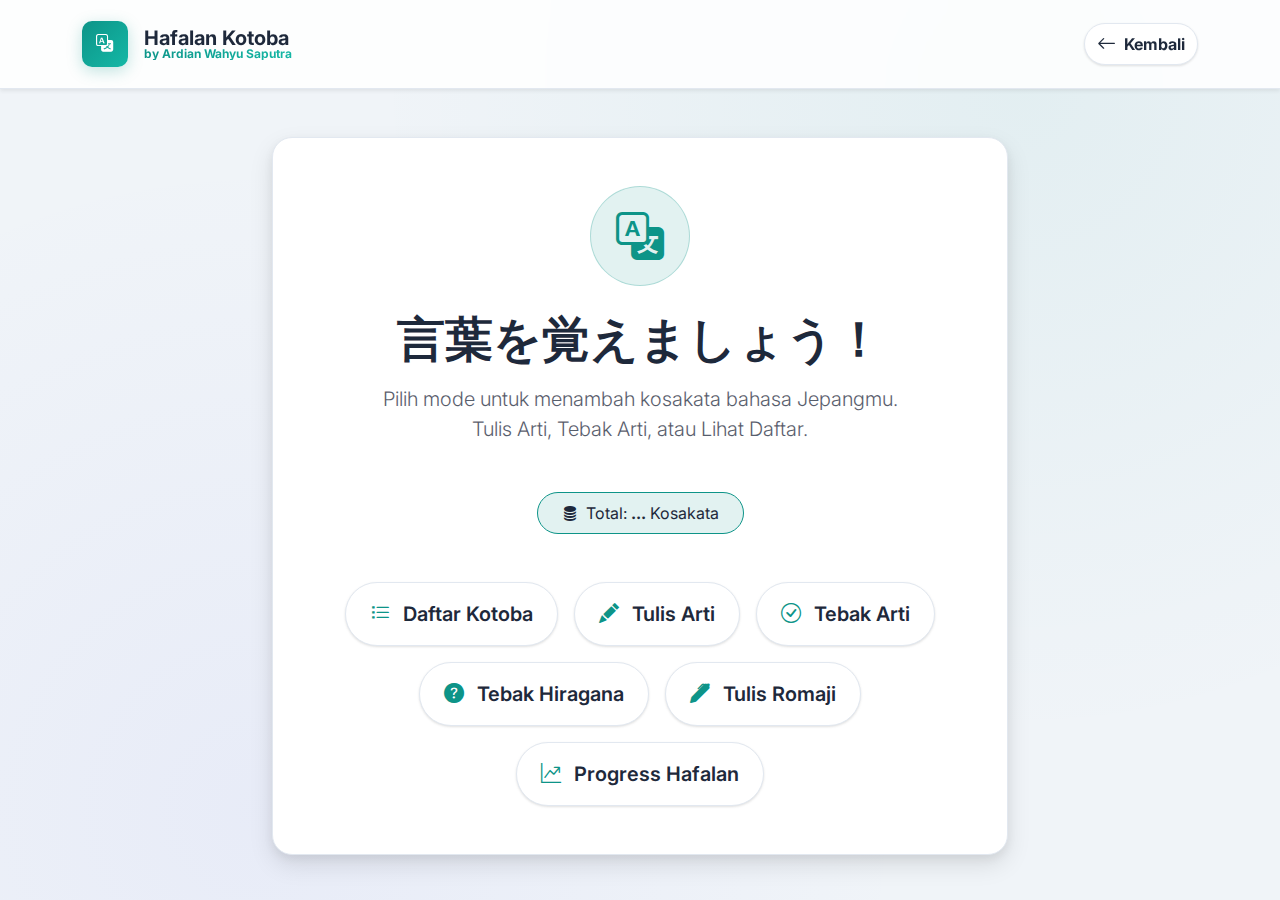
<file: kotoba/index.html>
<!DOCTYPE html>
<html lang="id">
  <head>
    <meta charset="utf-8" />
    <meta name="viewport" content="width=device-width,initial-scale=1" />
    <title>Hafalan Kotoba — Modern</title>

    <link
      href="https://cdn.jsdelivr.net/npm/bootstrap@5.3.2/dist/css/bootstrap.min.css"
      rel="stylesheet"
    />
    <link
      href="https://cdn.jsdelivr.net/npm/bootstrap-icons@1.11.3/font/bootstrap-icons.css"
      rel="stylesheet"
    />
    <link rel="preconnect" href="https://fonts.googleapis.com" />
    <link rel="preconnect" href="https://fonts.gstatic.com" crossorigin />
    <link
      href="https://fonts.googleapis.com/css2?family=Inter:wght@400;500;600;700;800&display=swap"
      rel="stylesheet"
    />
    <link rel="stylesheet" href="style.css" />
    <link rel="icon" type="image/x-icon" href="/home/asset/logo2-removebg.png" />
  </head>
  <body>
    <nav
      class="navbar sticky-top navbar-light bg-white py-3 shadow-sm"
      id="main-nav"
    >
      <div class="container d-flex justify-content-between align-items-center">
        <a
          href="index.html"
          class="navbar-brand d-flex align-items-center gap-3 m-0"
        >
            <div class="brand-icon">
                  <i class="bi bi-translate"></i>
        </div>
          <div class="d-flex flex-column lh-1">
            <span class="fw-bold brand-title fs-5">Hafalan Kotoba</span>
            <small class="brand-subtitle text-muted" style="font-size: 0.75rem"
              >by Ardian Wahyu Saputra</small
            >
          </div>
        </a>
        <div class="d-flex gap-2 align-items-center">
          <a
            href="/index.html"
            id="btn-main-back"
            class="btn rounded-pill fw-bold d-flex align-items-center"
          >
            <i class="bi bi-arrow-left me-2" style="font-size: 1.2rem;"></i>
            Kembali
          </a>

          <button
            id="btn-stop-quiz"
            class="btn btn-outline-danger btn-sm rounded-pill px-3 fw-bold d-none"
            data-bs-toggle="modal"
            data-bs-target="#stopQuizModal"
          >
            <i class="bi bi-stop-circle-fill me-1"></i> Berhenti
          </button>
        </div>
      </div>
    </nav>

    <div class="modal fade" id="stopQuizModal" tabindex="-1" aria-hidden="true">
      <div class="modal-dialog modal-dialog-centered modal-sm">
        <div class="modal-content border-0 shadow-lg rounded-4 text-center p-4">
          <div class="modal-body p-0">
            <div class="mb-3 text-warning">
              <i
                class="bi bi-exclamation-circle-fill"
                style="font-size: 3.5rem"
              ></i>
            </div>
            <h5 class="fw-bold mb-2">Hentikan Sesi?</h5>
            <p class="text-muted small mb-4">
              Progress saat ini akan langsung dinilai.<br />Anda tidak bisa
              melanjutkan lagi.
            </p>
            <div class="d-grid gap-2">
              <button
                type="button"
                class="btn btn-danger rounded-pill fw-bold shadow-sm"
                onclick="executeStopQuiz()"
              >
                Ya, Selesai Sekarang
              </button>
              <button
                type="button"
                class="btn btn-light rounded-pill fw-medium text-muted"
                data-bs-dismiss="modal"
              >
                Batal
              </button>
            </div>
          </div>
        </div>
      </div>
    </div>

    <main
      class="container my-5 d-flex flex-column justify-content-center"
      style="min-height: 70vh"
    >
      <div class="row g-4 justify-content-center">
        <div id="quiz-area" class="col-md-10 col-lg-8">
          <div
            class="text-center hero-card p-5 rounded-5 position-relative overflow-hidden"
          >
            <div class="hero-bg-kanji">言葉</div>

            <div style="position: relative; z-index: 2">
              <div class="mb-4">
                <div
                  class="d-inline-flex align-items-center justify-content-center rounded-circle p-4"
                >
                  <i class="bi bi-translate fs-1"></i>
                </div>
              </div>

              <h1 class="display-5 fw-bolder mb-3">言葉を覚えましょう！</h1>
              <p class="lead mb-5 px-3 opacity-75">
                Pilih mode untuk menambah kosakata bahasa Jepangmu.<br />
                Tulis Arti, Tebak Arti, atau Lihat Daftar.
              </p>

              <div
                class="d-inline-flex align-items-center gap-2 px-4 py-2 rounded-pill border mb-5"
                style="background: var(--teal-dim); border-color: var(--teal) !important;"
              >
                <i class="bi bi-database-fill"></i>
                <span
                  >Total: <strong id="totalCount">...</strong> Kosakata</span
                >
              </div>

              <div
                class="d-grid gap-3 d-sm-flex justify-content-center flex-wrap"
              >
                <button
                  id="daftarHafalanBtn"
                  class="btn btn-outline-custom btn-lg rounded-pill px-4 py-3"
                >
                  <i class="bi bi-list-task me-2"></i> Daftar Kotoba
                </button>

                <button
                  id="memorizeBtn"
                  class="btn btn-outline-custom btn-lg rounded-pill px-4 py-3"
                >
                  <i class="bi bi-pencil-fill me-2"></i> Tulis Arti
                </button>

                <button
                  id="startBtn"
                  class="btn btn-outline-custom btn-lg rounded-pill px-4 py-3"
                >
                  <i class="bi bi-check-circle me-2"></i> Tebak Arti
                </button>

                <button
                  id="btnTebakHiragana"
                  class="btn btn-outline-custom btn-lg rounded-pill px-4 py-3"
                >
                  <i class="bi bi-question-circle-fill me-2"></i>
                  Tebak Hiragana
                </button>

                <button
                  id="btnTulisRomaji"
                  class="btn btn-outline-custom btn-lg rounded-pill px-4 py-3"
                >
                  <i class="bi bi-pen-fill me-2"></i>
                  Tulis Romaji
                </button>

                <button
                  id="btnCekProgress"
                  class="btn btn-outline-custom btn-lg rounded-pill px-4 py-3"
                >
                  <i class="bi bi-graph-up-arrow me-2"></i>
                  Progress Hafalan
                </button>
              </div>
            </div>
          </div>
        </div>
      </div>
    </main>

<div class="modal fade" id="progressModal" tabindex="-1" aria-hidden="true">
      <div class="modal-dialog modal-dialog-centered modal-dialog-scrollable modal-lg"> 
        <div class="modal-content border-0 shadow-lg" style="border-radius: 16px;">
          
          <div class="modal-header border-0 pb-0 pt-4 px-4 rounded-top-4">
            <div>
                <h4 class="modal-title fw-bold text-dark mb-1"><i class="bi bi-pie-chart-fill me-2 text-primary"></i>Progress Hafalan</h4>
                <p class="text-muted small mb-0">Indikator 100% jika semua mode (4 jenis) selesai.</p>
            </div>
            <button type="button" class="btn-close bg-light p-2 rounded-circle" data-bs-dismiss="modal" aria-label="Close"></button>
          </div>

          <div class="modal-body p-4 rounded-bottom-4">
            <div id="progressList">
                </div>
          </div>

        </div>
      </div>
    </div>

    <div
      class="modal fade"
      id="daftarRangeModal"
      tabindex="-1"
      aria-hidden="true"
    >
      <div class="modal-dialog modal-dialog-centered modal-lg">
        <div class="modal-content px-3 py-2">
          <div class="modal-header border-0 pb-0">
            <div>
              <h4 class="modal-title fw-bold">Pilih Paket Kosakata</h4>
              <p class="text-muted small mb-0">
                Pilih paket yang ingin ditampilkan di daftar.
              </p>
            </div>
            <button
              type="button"
              class="btn-close bg-light rounded-circle p-2"
              data-bs-dismiss="modal"
            ></button>
          </div>
          <div class="modal-body pt-4">
            <div id="rangeListDaftar" class="range-grid-container"></div>
            <div class="mt-4 pt-3 border-top d-flex gap-2">
              <button
                id="btnDaftarSelectAll"
                class="btn btn-sm btn-light border px-3 rounded-pill fw-medium"
              >
                Pilih Semua
              </button>
              <button
                id="btnDaftarReset"
                class="btn btn-sm btn-light border px-3 rounded-pill fw-medium"
              >
                Reset
              </button>
            </div>
          </div>
          <div class="modal-footer border-0 pt-0 pb-4">
            <button
              type="button"
              class="btn btn-light text-muted fw-medium rounded-pill px-4 py-2"
              data-bs-dismiss="modal"
            >
              Batal
            </button>
            <button
              id="btnShowList"
              type="button"
              class="btn btn-primary-custom rounded-pill shadow-sm"
            >
              Tampilkan
            </button>
          </div>
        </div>
      </div>
    </div>

    <div
      class="modal fade"
      id="daftarHafalanModal"
      tabindex="-1"
      aria-hidden="true"
    >
      <div
        class="modal-dialog modal-dialog-centered modal-xl modal-dialog-scrollable"
      >
        <div class="modal-content px-0 overflow-hidden">
          <div class="modal-header border-bottom-0 pb-0 pt-4 px-4">
            <div>
              <h4 class="modal-title fw-bold">
                Daftar Kosakata Terpilih
              </h4>
              <p class="text-muted small mb-0">
                Menampilkan hasil dari paket yang dipilih.
              </p>
            </div>
            <button
              type="button"
              class="btn-close bg-light rounded-circle p-2"
              data-bs-dismiss="modal"
            ></button>
          </div>

          <div class="modal-body px-4 pt-4 bg-light-subtle">
            <div id="daftarList" class="kanji-list-grid pb-5 pt-2"></div>
          </div>

          <div class="modal-footer border-top p-4">
            <button
              class="btn btn-outline-custom rounded-pill py-2 px-4 fw-medium"
              data-bs-target="#daftarRangeModal"
              data-bs-toggle="modal"
            >
              <i class="bi bi-arrow-left me-2"></i> Ganti Paket
            </button>
          </div>
        </div>
      </div>
    </div>

    <div class="modal fade" id="quizModal" tabindex="-1">
      <div class="modal-dialog modal-dialog-centered modal-lg">
        <form id="quizForm" class="modal-content px-3 py-2">
          <div class="modal-header border-0 pb-0">
            <div>
              <h4 class="modal-title fw-bold">Pilih Materi Quiz</h4>
              <p class="text-muted small mb-0">
                Siap menguji kemampuan arti katamu?
              </p>
            </div>
            <button
              type="button"
              class="btn-close bg-light rounded-circle p-2"
              data-bs-dismiss="modal"
            ></button>
          </div>
          <div class="modal-body pt-4">
            <div id="rangeListQuiz" class="range-grid-container"></div>
            <div class="mt-4 pt-3 border-top d-flex gap-2">
              <button
                type="button"
                id="selectAllQuiz"
                class="btn btn-sm btn-light border px-3 rounded-pill fw-medium"
              >
                Pilih Semua</button
              ><button
                type="button"
                id="clearAllQuiz"
                class="btn btn-sm btn-light border px-3 rounded-pill fw-medium"
              >
                Reset
              </button>
            </div>
          </div>
          <div class="modal-footer border-0 pt-0 pb-4">
            <button
              type="button"
              class="btn btn-light text-muted fw-medium rounded-pill px-4 py-2"
              data-bs-dismiss="modal"
            >
              Batal</button
            ><button
              type="submit"
              class="btn btn-primary-custom rounded-pill px-5 py-3 shadow-sm"
            >
              Mulai Quiz
            </button>
          </div>
        </form>
      </div>
    </div>

    <div class="modal fade" id="memModal" tabindex="-1">
      <div class="modal-dialog modal-dialog-centered modal-lg">
        <form id="memForm" class="modal-content px-3 py-2">
          <div class="modal-header border-0 pb-0">
            <div>
              <h4 class="modal-title fw-bold">Pilih Materi Hafalan</h4>
              <p class="text-muted small mb-0">
                Ketik Romaji dari kata yang muncul.
              </p>
            </div>
            <button
              type="button"
              class="btn-close bg-light rounded-circle p-2"
              data-bs-dismiss="modal"
            ></button>
          </div>
          <div class="modal-body pt-4">
            <div id="rangeListMem" class="range-grid-container"></div>
            <div class="mt-4 pt-3 border-top d-flex gap-2">
              <button
                type="button"
                id="selectAllMem"
                class="btn btn-sm btn-light border px-3 rounded-pill fw-medium"
              >
                Pilih Semua</button
              ><button
                type="button"
                id="clearAllMem"
                class="btn btn-sm btn-light border px-3 rounded-pill fw-medium"
              >
                Reset
              </button>
            </div>
          </div>
          <div class="modal-footer border-0 pt-0 pb-4">
            <button
              type="button"
              class="btn btn-light text-muted fw-medium rounded-pill px-4 py-2"
              data-bs-dismiss="modal"
            >
              Batal</button
            ><button
              type="submit"
              class="btn btn-primary-custom rounded-pill px-5 py-3 shadow-sm"
            >
              Mulai Tes
            </button>
          </div>
        </form>
      </div>
    </div>

    <div class="modal fade" id="partSelectionModal" tabindex="-1" aria-hidden="true">
  <div class="modal-dialog modal-dialog-centered">
    <div class="modal-content border-0 shadow-lg">
      <div class="modal-header border-0 pb-0">
        <div>
           <h5 class="modal-title fw-bold" id="partModalTitle">Pilih Bagian</h5>
           <p class="text-muted small mb-0">Pilih rentang kata yang ingin dipelajari.</p>
        </div>
        <button type="button" class="btn-close bg-light rounded-circle p-2" data-bs-dismiss="modal"></button>
      </div>
      <div class="modal-body pt-3">
        <div id="partListContainer" class="d-grid gap-2"></div>
      </div>
      <div class="modal-footer border-0 pt-0">
        <button type="button" class="btn btn-primary-custom w-100 rounded-pill py-2" data-bs-dismiss="modal">
            Simpan Pilihan
        </button>
      </div>
    </div>
  </div>
</div>

    <div class="modal fade" id="confirmModal" tabindex="-1">
      <div class="modal-dialog modal-dialog-centered modal-sm">
        <div class="modal-content border-0 shadow-lg rounded-4 text-center p-4">
          <div class="modal-body p-2">
            <div class="mb-3" style="color: var(--teal);">
              <i class="bi bi-check-circle-fill" style="font-size: 3rem"></i>
            </div>
            <h4 class="fw-bold mb-2">Selesai Mengerjakan?</h4>
            <div id="confirmSummary" class="text-muted mb-4"></div>
            <div class="d-flex gap-2 justify-content-center">
              <button
                type="button"
                class="btn btn-light rounded-pill px-4 py-2 fw-medium"
                data-bs-dismiss="modal"
              >
                Batal</button
              ><button
                id="confirmSend"
                type="button"
                class="btn btn-primary-custom rounded-pill px-4 py-2 shadow-sm"
              >
                Ya, Nilai
              </button>
            </div>
          </div>
        </div>
      </div>
    </div>

    <div id="confetti-wrapper"></div>

    <script src="https://cdn.jsdelivr.net/npm/bootstrap@5.3.2/dist/js/bootstrap.bundle.min.js"></script>
    <script type="module" src="js/main.js"></script>
  </body>
</html>
</file>
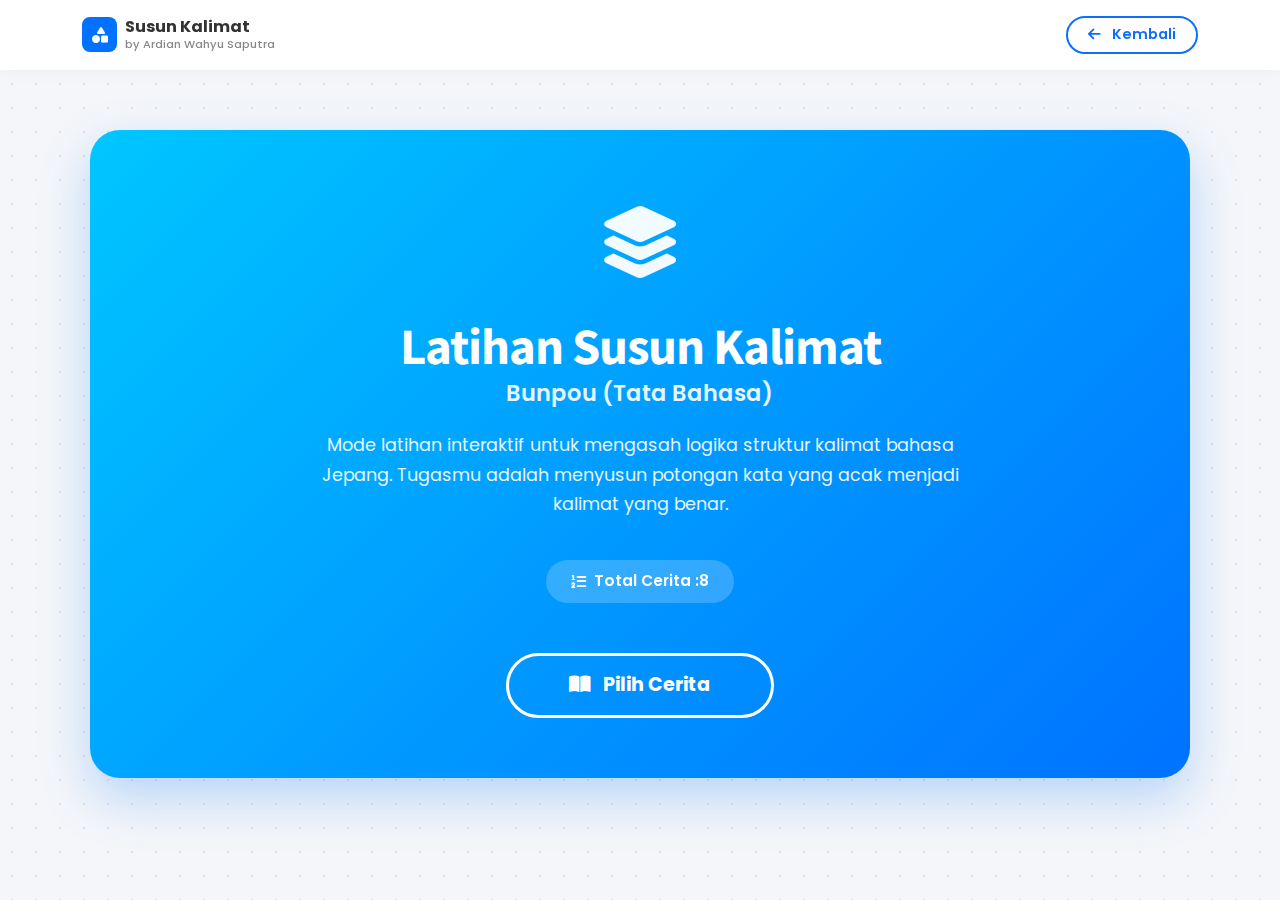
<file: susun_kalimat/index.html>
<!DOCTYPE html>
<html lang="id">
<head>
    <meta charset="UTF-8">
    <meta name="viewport" content="width=device-width, initial-scale=1.0">
    <title>Susun Kalimat</title>
    
    <link href="https://cdn.jsdelivr.net/npm/bootstrap@5.3.0/dist/css/bootstrap.min.css" rel="stylesheet">
    <link href="https://fonts.googleapis.com/css2?family=Noto+Sans+JP:wght@400;500;700;800&family=Poppins:wght@400;500;600;700&display=swap" rel="stylesheet">
    <link rel="stylesheet" href="https://cdnjs.cloudflare.com/ajax/libs/font-awesome/6.4.0/css/all.min.css">
    <link rel="stylesheet" href="style.css">
        <link rel="icon" type="image/x-icon" href="logo2-removebg.png" />
</head>
<body>

    <nav class="app-navbar">
        <div class="container d-flex justify-content-between align-items-center h-100">
            <div class="d-flex align-items-center gap-2">
                <div class="brand-icon"><i class="fas fa-shapes"></i></div>
                <div class="d-flex flex-column justify-content-center">
                    <h1 class="brand-title mb-0">Susun Kalimat</h1>
                    <small class="brand-subtitle">by Ardian Wahyu Saputra</small>
                </div>
            </div>
            <a href="/index.html" class="btn btn-back rounded-pill">
                <i class="fas fa-arrow-left me-2"></i> Kembali 
            </a>
        </div>
    </nav>

    <div class="main-container">
        <div class="hero-card fade-in">
            
            <div id="start-view">
                <div class="hero-icon"><i class="fas fa-layer-group"></i></div>
                <h1 class="hero-title-main">Latihan Susun Kalimat</h1>
                <h4 class="hero-title-sub">Bunpou (Tata Bahasa)</h4>
                <p class="hero-desc">
                    Mode latihan interaktif untuk mengasah logika struktur kalimat bahasa Jepang.
                    Tugasmu adalah menyusun potongan kata yang acak menjadi kalimat yang benar.
                </p>

                <div class="info-badge-container">
                    <span class="info-badge"><i class="fas fa-list-ol me-2"></i> Total Cerita : <span id="total-q-badge">...</span></span>
                </div>

                <button id="btn-open-modal" class="btn btn-start-hero rounded-pill" data-bs-toggle="modal" data-bs-target="#storyModal">
                    <i class="fas fa-book-open me-2"></i> Pilih Cerita
                </button>
            </div>

            <div id="game-view" class="d-none w-100 text-start">
                
                <div class="d-flex justify-content-between align-items-center mb-4">
                    <span class="badge bg-white text-primary fw-bold px-3 py-2 fs-6">
                        Soal <span id="q-current">1</span> / <span id="q-total">0</span>
                    </span>
                    <button id="btn-quit" class="btn btn-sm btn-outline-light rounded-pill px-3 fw-bold border-2">
                        <i class="fas fa-flag me-1"></i> Menyerah
                    </button>
                </div>

                <div class="progress mb-4" style="height: 10px; background-color: rgba(255,255,255,0.3); border-radius: 10px;">
                    <div id="progress-bar" class="progress-bar bg-warning" role="progressbar" style="width: 0%; border-radius: 10px;"></div>
                </div>

                <p class="text-white-50 text-center mb-2 fw-bold">Terjemahkan kalimat ini:</p>
                <h3 id="question-text" class="text-white fw-bold text-center mb-4" style="font-family: 'Noto Sans JP'; min-height: 60px;">
                    Loading...
                </h3>

                <div id="answer-area" class="answer-area mb-3">
                    <div class="placeholder-text">Klik kata di bawah untuk menyusun...</div>
                </div>

                <div id="word-bank" class="word-bank d-flex flex-wrap justify-content-center gap-2 mb-4 mt-4">
                    </div>

                    <div class="d-grid gap-2 mt-auto" style="max-width: 600px; margin: 0 auto; width: 100%;">
    <button
        id="next-btn"
        style="
            background-color: #ffffff;
            color: #0d6efd;
            border: 2px solid #0d6efd;
            border-radius: 999px;
            padding: 14px 24px;
            font-size: 16px;
            font-weight: 600;
            transition: all 0.25s ease;
        "
        onmouseover="
            this.style.backgroundColor='#0d6efd';
            this.style.color='#ffffff';
            this.style.transform='translateY(-2px)';
        "
        onmouseout="
            this.style.backgroundColor='#ffffff';
            this.style.color='#0d6efd';
            this.style.transform='translateY(0)';
        "
    >
        Simpan dan Lanjutkan
        <i class="fas fa-chevron-right ms-2" style="color: inherit;"></i>
    </button>
</div>

            </div>

        </div>
    </div>

    <div class="modal fade" id="storyModal" tabindex="-1" aria-hidden="true">
        <div class="modal-dialog modal-dialog-centered modal-lg">
            <div class="modal-content rounded-4 border-0 shadow-lg">
                <div class="modal-header border-0 pb-0">
                    <h5 class="modal-title fw-bold text-dark ms-2">Pilih Topik Cerita</h5>
                    <button type="button" class="btn-close" data-bs-dismiss="modal"></button>
                </div>
                <div class="modal-body p-4 bg-light rounded-bottom-4">
                    <div class="row g-3" id="story-list-container">
                        <div class="text-center py-4"><div class="spinner-border text-primary"></div></div>
                    </div>
                </div>
            </div>
        </div>
    </div>

    <div class="modal fade" id="giveUpModal" tabindex="-1" aria-hidden="true">
        <div class="modal-dialog modal-dialog-centered modal-sm">
            <div class="modal-content rounded-4 border-0 shadow-lg">
                <div class="modal-body p-4 text-center">
                    <div class="mb-3 text-warning" style="font-size: 3rem;"><i class="fas fa-exclamation-circle"></i></div>
                    <h5 class="fw-bold mb-2 text-dark">Sudahi Latihan?</h5>
                    <p class="text-muted small mb-4">Soal yang belum dijawab akan dianggap salah. Kamu akan langsung melihat nilai.</p>
                    <div class="d-grid gap-2">
                        <button type="button" id="btn-confirm-quit" class="btn btn-danger rounded-pill fw-bold">Ya, Lihat Nilai</button>
                        <button type="button" class="btn btn-light rounded-pill text-muted" data-bs-dismiss="modal">Batal</button>
                    </div>
                </div>
            </div>
        </div>
    </div>

    <div class="modal fade" id="resultModal" data-bs-backdrop="static" tabindex="-1" aria-hidden="true">
        <div class="modal-dialog modal-dialog-centered modal-dialog-scrollable modal-lg">
            <div class="modal-content rounded-4 border-0 shadow-lg">
                <div class="modal-header border-0 bg-white">
                    <h5 class="modal-title fw-bold text-dark"><i class="fas fa-poll me-2 text-primary"></i>Hasil & Pembahasan</h5>
                </div>
                <div class="modal-body p-4 custom-scrollbar bg-light">
                    <div class="card border-0 bg-white shadow-sm rounded-4 p-4 mb-4 text-center">
                        <div class="display-1 fw-bold text-primary mb-0" id="final-score">0</div>
                        <div class="text-muted small fw-bold text-uppercase">Nilai Akhir</div>
                    </div>
                    
                    <h6 class="fw-bold mb-3 text-secondary">Rincian Jawaban:</h6>
                    <div id="exam-review-container" class="d-flex flex-column gap-3">
                        </div>
                </div>
                <div class="modal-footer border-top bg-white justify-content-center">
                    <button class="btn btn-primary w-100 rounded-pill fw-bold py-3" onclick="window.location.reload()">
                        <i class="fas fa-redo me-2"></i> Kembali
                    </button>
                </div>
            </div>
        </div>
    </div>

    <script src="https://cdn.jsdelivr.net/npm/bootstrap@5.3.0/dist/js/bootstrap.bundle.min.js"></script>
    <script type="module" src="main.js"></script>
</body>
</html>
</file>
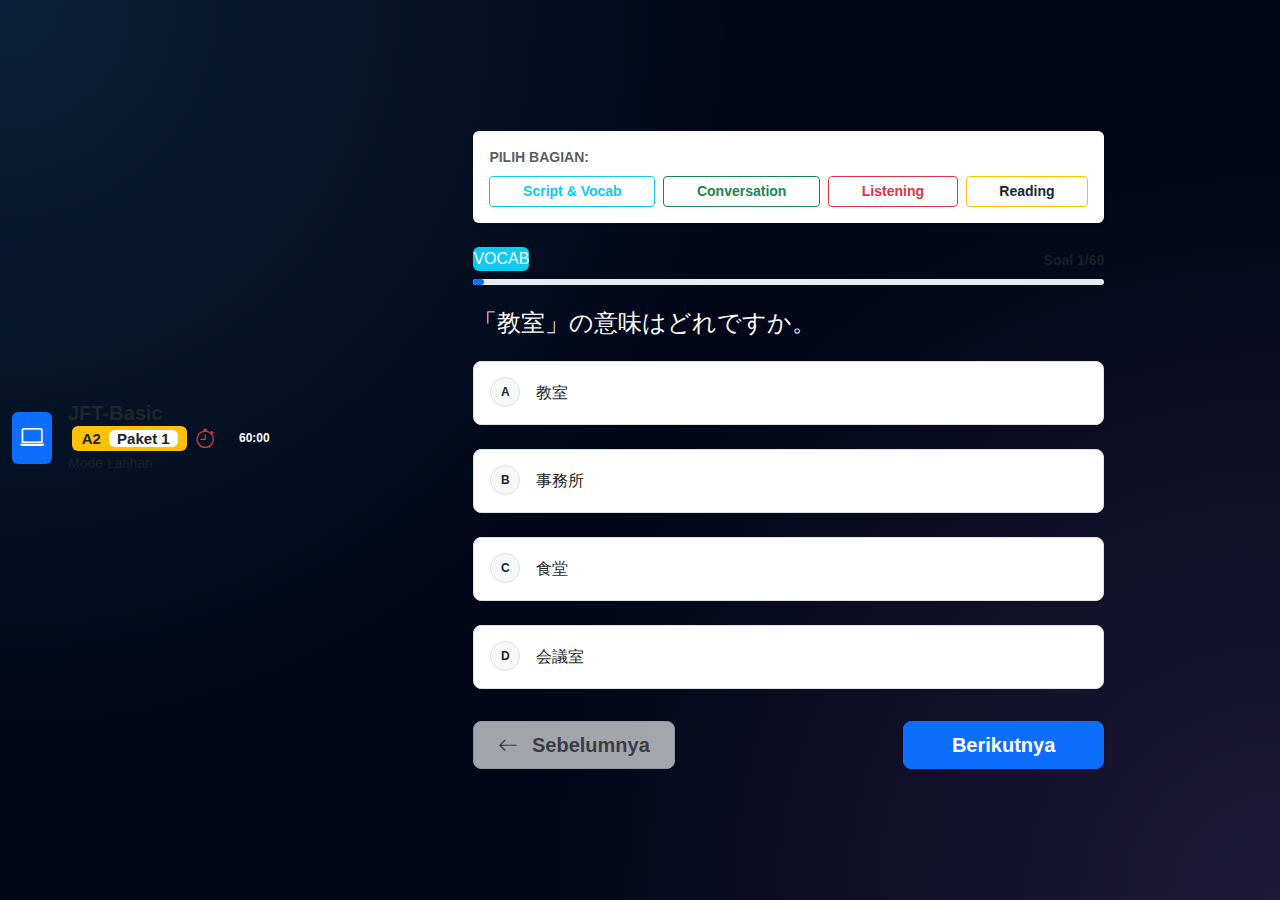
<file: jft.html>
<!DOCTYPE html>
<html lang="id">
<head>
    <meta charset="UTF-8">
    <meta name="viewport" content="width=device-width, initial-scale=1.0">
    <title>Simulasi JFT-Basic A2</title>
    <link href="https://cdn.jsdelivr.net/npm/bootstrap@5.3.0/dist/css/bootstrap.min.css" rel="stylesheet">
    <link rel="stylesheet" href="https://cdn.jsdelivr.net/npm/bootstrap-icons@1.11.0/font/bootstrap-icons.css">
    <link rel="stylesheet" href="style.css">
</head>
<body class="jft-mode">

    <nav class="cbt-header mb-4">
        <div class="container d-flex justify-content-between align-items-center">
            <div class="d-flex align-items-center gap-3">
                <div class="bg-primary text-white rounded p-2">
                    <i class="bi bi-laptop fs-4"></i>
                </div>
                <div>
                    <h5 class="m-0 fw-bold text-dark">JFT-Basic <span class="badge bg-warning text-dark ms-1">A2</span></h5>
                    <small class="text-muted">Mode Latihan</small>
                </div>
            </div>
            
            <div class="d-flex align-items-center gap-2">
                <i class="bi bi-stopwatch text-danger fs-5"></i>
                <span id="timerDisplay" class="badge rounded-pill timer-badge px-3 py-2">60:00</span>
            </div>
        </div>
    </nav>

    <main class="container">
        <div class="row justify-content-center">
            <div class="col-lg-8 col-md-10">
                
                <div class="card border-0 shadow-sm mb-4 p-3 bg-white">
                    <p class="small text-muted mb-2 fw-bold text-uppercase ls-1">Pilih Bagian:</p>
                    <div class="d-flex flex-wrap gap-2 justify-content-center">
                        <button onclick="jumpToSection('vocabulary')" class="btn btn-outline-info btn-sm flex-fill fw-bold">
                            Script & Vocab
                        </button>
                        <button onclick="jumpToSection('conversation')" class="btn btn-outline-success btn-sm flex-fill fw-bold">
                            Conversation
                        </button>
                        <button onclick="jumpToSection('listening')" class="btn btn-outline-danger btn-sm flex-fill fw-bold">
                            Listening
                        </button>
                        <button onclick="jumpToSection('reading')" class="btn btn-outline-warning text-dark btn-sm flex-fill fw-bold">
                            Reading
                        </button>
                    </div>
                </div>

                <div class="d-flex justify-content-between align-items-end mb-2">
                    <span id="sectionName" class="section-badge">Loading...</span>
                    <span id="questionProgress" class="text-muted fw-bold small">Soal 0 / 0</span>
                </div>
                <div class="progress mb-4" style="height: 6px;">
                    <div id="progressBar" class="progress-bar bg-primary rounded" role="progressbar" style="width: 0%"></div>
                </div>

                <div class="question-card position-relative">
                    
                    <div id="listeningOverlay" class="text-center py-5" style="display: none;">
                        <div class="listening-pulse">
                            <i class="bi bi-volume-up-fill"></i>
                        </div>
                        <h4 class="fw-bold text-dark mt-4">Audio Sedang Diputar...</h4>
                        <audio id="examAudio" style="display:none;"></audio>
                    </div>

                    <div id="questionContent">
                        <h4 id="questionText" class="mb-4">Loading...</h4>
                        <div id="choicesContainer" class="d-grid gap-3"></div>
                    </div>
                </div>

                <div class="mt-4 d-flex justify-content-between">
                    <button id="btnPrev" class="btn btn-light btn-lg border px-4 text-muted fw-bold" disabled>
                        <i class="bi bi-arrow-left me-2"></i> Sebelumnya
                    </button>
                    
                    <button id="btnNext" class="btn btn-primary btn-lg px-5 fw-bold shadow-sm" disabled>
                        Berikutnya <i class="bi bi-arrow-right ms-2"></i>
                    </button>
                </div>

            </div>
        </div>
    </main>

    <div class="modal fade" id="resultModal" data-bs-backdrop="static" tabindex="-1">
        <div class="modal-dialog modal-dialog-centered">
            <div class="modal-content border-0 p-4 text-center rounded-4 shadow">
                <h3 class="fw-bold mb-4">Hasil Simulasi</h3>
                <div class="score-circle">
                    <span class="score-text" id="finalScore">0</span>
                </div>
                <p class="lead fw-bold text-dark">Skor Akhir Anda</p>
                <div class="alert alert-light border">
                    <small class="text-muted d-block mb-1">Standar Kelulusan JFT-Basic</small>
                    <span class="fw-bold text-success">Total Skor ≥ 200</span>
                </div>
                <a href="index.html" class="btn btn-dark w-100 py-3 rounded-3 fw-bold mt-3">
                    Kembali ke Menu Utama
                </a>
            </div>
        </div>
    </div>

    <script src="js/jft.js"></script>
    <script src="https://cdn.jsdelivr.net/npm/bootstrap@5.3.0/dist/js/bootstrap.bundle.min.js"></script>
</body>
</html>
</file>
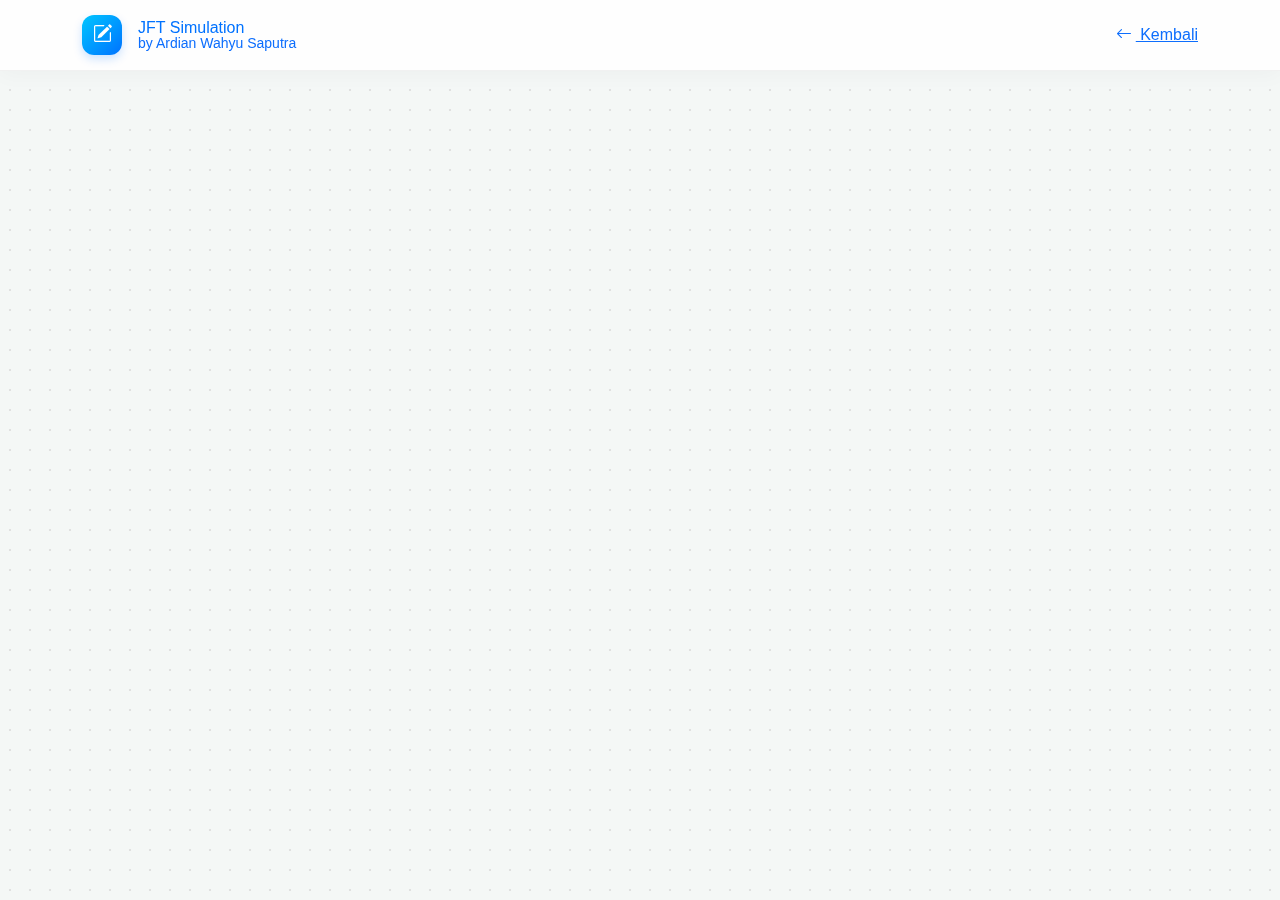
<file: jft/ujian.html>
<!DOCTYPE html>
<html lang="id">
<head>
    <meta charset="UTF-8">
    <meta name="viewport" content="width=device-width, initial-scale=1.0">
    <title>Ujian Berlangsung – JFT</title>
    <link href="https://cdn.jsdelivr.net/npm/bootstrap@5.3.0/dist/css/bootstrap.min.css" rel="stylesheet">
    <link href="https://cdn.jsdelivr.net/npm/bootstrap-icons@1.11.3/font/bootstrap-icons.css" rel="stylesheet">
    <link href="https://fonts.googleapis.com/css2?family=Inter:wght@400;500;600;700;800;900&display=swap" rel="stylesheet">
    <link rel="stylesheet" href="style.css">
    <link rel="icon" type="image/x-icon" href="/home/asset/logo2-removebg.png" />
    <meta name="referrer" content="no-referrer">
</head>
<body>

    <!-- NAVBAR UJIAN -->
    <nav class="app-header fixed-top">
        <div class="container d-flex justify-content-between align-items-center h-100">

            <!-- Kiri: Logo + Nama Paket -->
            <div class="d-flex align-items-center gap-3">
                     <img src="/home/asset/logo2-removebg.png" alt="Logo"
               style="height: 42px; width: auto" class="brand-logo"
               onerror="this.style.display='none'" />
                <div class="d-flex flex-column lh-1">
                    <span class="brand-title">Ujian JFT</span>
                    <small id="package-name-display" class="brand-subtitle">Memuat...</small>
                </div>
            </div>

            <!-- Kanan: Timer + Tombol Stop -->
            <div class="d-flex align-items-center gap-2">
                <div class="custom-timer">
                    <i class="bi bi-stopwatch-fill timer-icon"></i>
                    <span id="timer-display" class="font-monospace">--:--</span>
                </div>
                <button class="btn-stop-exam"
                        data-bs-toggle="modal" data-bs-target="#giveUpModal"
                        title="Hentikan Ujian">
                    <i class="bi bi-stop-fill"></i>
                </button>
            </div>
        </div>
    </nav>

    <!-- Spacer untuk fixed navbar -->
    <div style="height: 90px;"></div>

    <!-- KONTEN UTAMA UJIAN -->
    <div class="container main-content fade-in pb-5" style="max-width: 820px;">

        <!-- Navigasi Section -->
        <div class="section-nav-wrapper text-center mb-4">
            <div class="d-inline-flex flex-wrap gap-2 justify-content-center" id="section-nav"></div>
        </div>

        <!-- Progress Bar -->
        <div class="d-flex justify-content-between align-items-center mb-2 px-1">
            <small class="text-muted fw-bold" style="font-size:0.72rem;letter-spacing:0.08em;text-transform:uppercase;">Progress</small>
            <small id="progress-text" class="fw-bold">0/0</small>
        </div>
        <div class="progress mb-4" style="height: 6px;">
            <div id="progress-bar" class="progress-bar" style="width: 0%"></div>
        </div>

        <!-- Kartu Soal -->
        <div id="question-card-container">
            <div class="text-center py-5">
                <div class="spinner-border mb-3" style="color:var(--teal);"></div>
                <p class="text-secondary">Menyiapkan Soal...</p>
            </div>
        </div>

        <!-- Navigasi Soal -->
        <div class="d-flex justify-content-between align-items-center mt-4 gap-2">
            <button class="btn btn-lg px-4 py-2 fw-bold" id="btn-prev"
                    onclick="prevQuestion()" disabled>
                 Sebelumnya
            </button>

            <button class="btn btn-lg px-5 py-2 fw-bold" id="btn-next"
                    onclick="nextQuestion()">
                Selanjutnya 
            </button>

            <button class="btn btn-lg px-5 py-2 fw-bold hidden" id="btn-finish"
                    onclick="showFinishConfirmation()">
                <i class="bi bi-check-lg me-1"></i> Selesai
            </button>
        </div>

    </div><!-- /container -->


    <!-- ─── MODAL: KONFIRMASI BERHENTI ─── -->
    <div class="modal fade" id="giveUpModal" tabindex="-1">
        <div class="modal-dialog modal-dialog-centered modal-sm">
            <div class="modal-content text-center p-2">
                <div class="modal-body pt-4 pb-3 px-4">
                    <div class="giveup-icon mx-auto">
                        <i class="bi bi-exclamation-triangle-fill"></i>
                    </div>
                    <h5 class="fw-bold mb-2">Hentikan Ujian?</h5>
                    <p class="text-secondary mb-4" style="font-size:0.9rem;">
                        Nilai akan langsung dihitung dan sesi berakhir.
                    </p>
                    <div class="d-grid gap-2">
                        <button class="btn btn-danger rounded-pill fw-bold py-2"
                                onclick="finishExam(true)">
                            <i class="bi bi-stop-fill me-1"></i> Ya, Selesai
                        </button>
                        <button class="btn btn-outline-secondary rounded-pill py-2"
                                data-bs-dismiss="modal">
                            Batal, Lanjutkan
                        </button>
                    </div>
                </div>
            </div>
        </div>
    </div>


    <!-- ─── MODAL: HASIL UJIAN ─── -->
    <div class="modal fade" id="resultModal" data-bs-backdrop="static" tabindex="-1">
        <div class="modal-dialog modal-dialog-centered modal-dialog-scrollable modal-lg">
            <div class="modal-content">

                <div class="modal-header px-4 pt-4 pb-3">
                    <h5 class="modal-title fw-bold">
                        <i class="bi bi-bar-chart-fill me-2" style="color:var(--teal)"></i>
                        Hasil Ujian
                    </h5>
                </div>

                <div class="modal-body p-4">

                    <!-- Score Hero -->
                    <div class="result-score-hero mb-4">
                        <div class="score-big mb-1" id="final-score">0</div>
                        <div class="score-label mb-3">POIN</div>
                        <h4 id="pass-status" class="fw-bold mb-0">...</h4>
                    </div>

                    <!-- Pembahasan -->
                    <div class="d-flex align-items-center gap-2 mb-3">
                        <span class="fw-bold" style="font-size:0.72rem;letter-spacing:0.1em;text-transform:uppercase;color:var(--text-muted);">PEMBAHASAN</span>
                        <div style="flex:1;height:1px;background:var(--border);"></div>
                    </div>
                    <div id="exam-review-container" class="d-flex flex-column gap-3"></div>

                </div>

                <div class="modal-footer justify-content-center py-3">
                    <button class="btn btn-neon rounded-pill px-5 py-2 fw-bold"
                            onclick="window.location.href='index.html'">
                        <i class="bi bi-house-fill me-2"></i> Kembali ke Menu
                    </button>
                </div>

            </div>
        </div>
    </div>

    <script src="https://cdn.jsdelivr.net/npm/bootstrap@5.3.0/dist/js/bootstrap.bundle.min.js"></script>
    <script type="module" src="main.js"></script>
</body>
</html>
</file>
<file: style.css>
/* --- VARIABLES & PALETTE --- */
:root {
  --bg-main: #020617; /* Lebih gelap (Midnight) */
  --bg-card: rgba(15, 23, 42, 0.6); 
  --border-color: rgba(255, 255, 255, 0.08);
  
  --text-primary: #ffffff;
  --text-secondary: #94a3b8;
  
  /* NEON ACCENTS */
  --neon-blue: #38bdf8;
  --neon-green: #4ade80;
  --neon-yellow: #facc15;
  --neon-pink: #f472b6;
  --neon-purple: #c084fc;

  --glow-strong: 0 0 20px;
}

body {
  font-family: 'Inter', sans-serif;
  background-color: var(--bg-main);
  color: var(--text-primary);
  /* Background Mesh Gradient yang lebih subtle */
  background-image: 
    radial-gradient(circle at 0% 0%, rgba(56, 189, 248, 0.15) 0%, transparent 50%),
    radial-gradient(circle at 100% 100%, rgba(192, 132, 252, 0.15) 0%, transparent 50%);
  background-attachment: fixed;
  margin: 0;
  height: 100vh;
  overflow: hidden; /* Tetap no-scroll, tapi layout kita center */
  display: flex;
  align-items: center; /* KUNCI: Center Vertikal */
  justify-content: center; /* KUNCI: Center Horizontal */
}

/* --- WRAPPER UTAMA --- */
.dashboard-container {
    width: 100%;
    max-width: 1200px; /* Batasi lebar agar tidak melar */
    padding: 20px;
    margin: 0 auto;
    display: flex;
    flex-direction: column;
    gap: 30px;
}

/* --- HEADER --- */
.app-header {
    display: flex;
    justify-content: space-between;
    align-items: flex-end;
    border-bottom: 1px solid var(--border-color);
    padding-bottom: 20px;
    margin-bottom: 10px;
}

.brand-section h1 {
    font-size: 2.5rem;
    font-weight: 800;
    margin: 0;
    line-height: 1;
    background: linear-gradient(to right, #fff, #94a3b8);
    -webkit-background-clip: text;
    -webkit-text-fill-color: transparent;
}
.brand-section p {
    margin: 5px 0 0 0;
    color: var(--text-secondary);
    font-size: 0.9rem;
    letter-spacing: 1px;
}

/* --- GRID LAYOUT --- */
.grid-menu {
    display: grid;
    /* Grid 3 Kolom Presisi */
    grid-template-columns: repeat(3, 1fr);
    grid-template-rows: auto auto; /* Tinggi otomatis sesuai konten */
    gap: 20px;
}

/* --- CARD STYLES (Style Baru) --- */
.hud-card {
    background: var(--bg-card);
    border: 1px solid var(--border-color);
    border-radius: 20px;
    padding: 25px;
    position: relative;
    overflow: hidden; /* Agar icon background terpotong rapi */
    backdrop-filter: blur(10px);
    transition: all 0.3s cubic-bezier(0.4, 0, 0.2, 1);
    cursor: pointer;
    display: flex;
    flex-direction: column;
    justify-content: space-between;
    min-height: 180px; /* Tinggi minimal pas, tidak raksasa */
}

/* Hover Effects */
.hud-card:hover {
    transform: translateY(-5px);
    background: rgba(30, 41, 59, 0.8);
    border-color: rgba(255,255,255,0.2);
}

/* DEKORASI: Icon Raksasa di Background */
.hud-card i.bg-icon {
    position: absolute;
    right: -20px;
    bottom: -20px;
    font-size: 8rem; /* Sangat besar */
    opacity: 0.05; /* Sangat transparan */
    transform: rotate(-15deg);
    transition: all 0.4s ease;
    pointer-events: none;
}
.hud-card:hover i.bg-icon {
    opacity: 0.1;
    transform: rotate(0deg) scale(1.1);
}

/* Content Layout */
.card-content {
    position: relative;
    z-index: 2;
}

.icon-badge {
    width: 50px;
    height: 50px;
    border-radius: 12px;
    display: flex;
    align-items: center;
    justify-content: center;
    font-size: 1.5rem;
    margin-bottom: 15px;
    background: rgba(255,255,255,0.05);
    border: 1px solid rgba(255,255,255,0.1);
}

.card-title {
    font-size: 1.4rem;
    font-weight: 700;
    margin-bottom: 8px;
    color: var(--text-primary);
}

.card-desc {
    font-size: 0.9rem;
    color: var(--text-secondary);
    line-height: 1.5;
    max-width: 90%;
}

.card-arrow {
    align-self: flex-start;
    margin-top: 20px;
    font-weight: 600;
    font-size: 0.9rem;
    display: flex;
    align-items: center;
    gap: 8px;
    padding: 8px 16px;
    border-radius: 50px;
    background: rgba(255,255,255,0.05);
    transition: all 0.3s;
}

/* --- PENGATURAN GRID SPESIFIK --- */

/* Kartu Atas (Ujian & Bacaan) -> Lebar 1.5 kolom (Makan 2 baris grid jadi 3 kolom) 
   Solusi: Baris 1: 2 Kartu Besar (span 1.5? Grid css susah 1.5).
   Kita pakai span:
   Row 1: Ujian (span 2), Bacaan (span 1) -> Kurang imbang.
   Solusi Terbaik: Row 1 = 2 Kolom Lebar. Row 2 = 3 Kolom Biasa.
*/

.grid-menu {
    grid-template-columns: repeat(6, 1fr); /* Bagi jadi 6 grid kecil biar fleksibel */
}

/* Baris 1: Dua kartu besar (masing-masing makan 3 grid) */
.col-wide {
    grid-column: span 3;
    min-height: 220px; /* Sedikit lebih tinggi */
}

/* Baris 2: Tiga kartu sedang (masing-masing makan 2 grid) */
.col-std {
    grid-column: span 2;
}


/* --- WARNA TEMA (GLOW BORDER SAAT HOVER) --- */
.theme-blue:hover { box-shadow: 0 0 20px rgba(56, 189, 248, 0.3); border-color: var(--neon-blue); }
.theme-blue .icon-badge, .theme-blue .card-arrow { color: var(--neon-blue); }

.theme-green:hover { box-shadow: 0 0 20px rgba(74, 222, 128, 0.3); border-color: var(--neon-green); }
.theme-green .icon-badge, .theme-green .card-arrow { color: var(--neon-green); }

.theme-yellow:hover { box-shadow: 0 0 20px rgba(250, 204, 21, 0.3); border-color: var(--neon-yellow); }
.theme-yellow .icon-badge, .theme-yellow .card-arrow { color: var(--neon-yellow); }

.theme-pink:hover { box-shadow: 0 0 20px rgba(244, 114, 182, 0.3); border-color: var(--neon-pink); }
.theme-pink .icon-badge, .theme-pink .card-arrow { color: var(--neon-pink); }

.theme-purple:hover { box-shadow: 0 0 20px rgba(192, 132, 252, 0.3); border-color: var(--neon-purple); }
.theme-purple .icon-badge, .theme-purple .card-arrow { color: var(--neon-purple); }

/* --- RESPONSIVE UNTUK HP --- */
@media (max-width: 991px) {
    body { height: auto; overflow-y: auto; display: block; }
    .dashboard-container { padding: 20px 15px; max-width: 100%; margin-top: 0; }
    .app-header { flex-direction: column; align-items: center; text-align: center; gap: 15px; }
    .grid-menu { display: flex; flex-direction: column; gap: 15px; }
    .hud-card { min-height: auto; }
}

/* Modal Styles */
.modal-content { background: #1e293b; color: white; border: 1px solid rgba(255,255,255,0.1); }
.btn-close { filter: invert(1); }
</file>
<file: bacaan/style.css>
/* Import Google Fonts */
@import url('https://fonts.googleapis.com/css2?family=Noto+Sans+JP:wght@400;500;700&family=Poppins:wght@400;500;600;700&display=swap');

:root {
    /* Color Palette dari Referensi */
    --primary-gradient: linear-gradient(135deg, #00C6FF 0%, #0072FF 100%);
    --primary-color: #0072FF;
    --text-dark: #2c3e50;
    --text-muted: #6c757d;
    --bg-dots: #f4f7f6;
    --dot-color: #e0e0e0;
}

body {
    background-color: var(--bg-dots);
    /* Background titik-titik sesuai referensi */
    background-image: radial-gradient(var(--dot-color) 1px, transparent 1px);
    background-size: 20px 20px;
    font-family: 'Poppins', sans-serif;
    color: var(--text-dark);
    min-height: 100vh;
    overflow-x: hidden;
}

/* --- Header Styling --- */
.app-header {
    background: rgba(255, 255, 255, 0.85);
    backdrop-filter: blur(10px);
    -webkit-backdrop-filter: blur(10px);
    padding: 15px 0;
    box-shadow: 0 4px 20px rgba(0,0,0,0.03);
    position: sticky;
    top: 0;
    z-index: 1000;
    border-bottom: 1px solid rgba(0,0,0,0.05);
}

.brand-icon {
    width: 40px;
    height: 40px;
    background: var(--primary-gradient);
    border-radius: 12px;
    display: flex;
    align-items: center;
    justify-content: center;
    color: white;
    font-size: 1.2rem;
    box-shadow: 0 4px 10px rgba(0, 114, 255, 0.2);
}

.brand-title {
    font-family: 'Poppins', sans-serif;
    color: var(--primary-color);
}

/* --- Buttons --- */
.btn-primary-gradient {
    background: var(--primary-gradient);
    border: none;
    color: white;
    font-weight: 600;
    transition: all 0.3s ease;
}

.btn-primary-gradient:hover, .btn-primary-gradient:active {
    transform: translateY(-2px);
    box-shadow: 0 8px 20px rgba(0, 114, 255, 0.3);
    color: white !important;
}

.btn-back-header {
    border: 2px solid var(--primary-color);
    color: var(--primary-color);
    font-weight: 600;
    transition: all 0.2s;
}

.btn-back-header:hover {
    background: var(--primary-color);
    color: white;
}

.btn-back-floating {
    position: fixed;
    bottom: 30px;
    right: 30px;
    width: 55px;
    height: 55px;
    border-radius: 50%;
    display: flex;
    align-items: center;
    justify-content: center;
    font-size: 20px;
    z-index: 999;
}

/* --- Card Styling (List View) --- */
.story-card {
    border: none;
    border-radius: 24px;
    background: white;
    transition: all 0.3s cubic-bezier(0.25, 0.8, 0.25, 1);
    overflow: hidden;
    box-shadow: 0 10px 30px rgba(0,0,0,0.05);
    height: 100%;
    cursor: pointer;
    position: relative;
    top: 0;
}

.story-card:hover {
    top: -8px;
    box-shadow: 0 20px 40px rgba(0, 114, 255, 0.15);
}

.card-img-wrapper {
    height: 220px;
    overflow: hidden;
    position: relative;
    background-color: #eee; /* Placeholder color */
}

.card-img-top {
    width: 100%;
    height: 100%;
    object-fit: cover;
    transition: transform 0.5s ease;
}

.story-card:hover .card-img-top {
    transform: scale(1.05);
}

.card-body-custom {
    padding: 20px 25px;
    background: white;
    position: relative;
}

.story-title {
    font-size: 1.1rem;
    font-weight: 700;
    color: var(--text-dark);
    margin-bottom: 0;
    font-family: 'Noto Sans JP', sans-serif;
}

/* --- Reader View Styling --- */
.reader-paper {
    max-width: 850px;
    margin: 0 auto;
    background: white;
    border-radius: 30px;
    overflow: hidden;
    position: relative;
}

.reader-hero-container {
    height: 400px;
    background-color: #eee;
}

.reader-image-hero {
    width: 100%;
    height: 100%;
    object-fit: cover;
}

.reader-main-title {
    font-family: 'Noto Sans JP', sans-serif;
    color: var(--primary-color);
    font-size: 2rem;
}

.reader-divider {
    width: 60px;
    border-top: 3px solid var(--primary-color);
    opacity: 1;
    border-radius: 10px;
}

.japanese-content {
    font-family: 'Noto Sans JP', sans-serif;
    font-size: 1.5rem;
    line-height: 2.4;
    color: #333;
    text-align: justify;
}

/* Styling Furigana (Ruby) */
ruby {
    ruby-position: over;
}
rt {
    font-size: 0.6em;
    color: var(--primary-color); /* Menggunakan warna biru utama */
    font-weight: normal;
    user-select: none;
}

.translation-box {
    background-color: #f8fbff;
    border: 2px dashed #cce5ff;
    padding: 25px;
    border-radius: 20px;
    font-size: 1.1rem;
    line-height: 1.8;
    color: #555;
}

/* --- Utilities --- */
/* Skeleton loading effect untuk gambar */
.skeleton {
    animation: skeleton-loading 1s linear infinite alternate;
}

@keyframes skeleton-loading {
    0% { background-color: #e0e0e0; }
    100% { background-color: #f5f5f5; }
}

/* Responsif untuk mobile */
@media (max-width: 768px) {
    .card-img-wrapper {
        height: 180px;
    }
    .reader-hero-container {
        height: 250px;
    }
    .japanese-content {
        font-size: 1.3rem;
        line-height: 2.2;
    }
    .reader-main-title {
        font-size: 1.5rem;
    }
}
</file>
<file: jft/style.css>
/* Import Google Fonts */
@import url('https://fonts.googleapis.com/css2?family=Noto+Sans+JP:wght@400;500;700&family=Poppins:wght@400;500;600;700&display=swap');

:root {
    /* Color Palette sesuai referensi user */
    --primary-gradient: linear-gradient(135deg, #00C6FF 0%, #0072FF 100%);
    --primary-color: #0072FF;
    --text-dark: #2c3e50;
    --text-muted: #6c757d;
    --bg-dots: #f4f7f6;
    --dot-color: #e0e0e0;
}

body {
    background-color: var(--bg-dots);
    background-image: radial-gradient(var(--dot-color) 1px, transparent 1px);
    background-size: 20px 20px;
    font-family: 'Poppins', sans-serif;
    color: var(--text-dark);
    min-height: 100vh;
    overflow-x: hidden;
}


.fade-in {
    animation: fadeIn 0.5s ease-in-out;
}
@keyframes fadeIn {
    from { opacity: 0; transform: translateY(10px); }
    to { opacity: 1; transform: translateY(0); }
}

.hidden { display: none !important; }

/* --- SOAL CARD --- */
.question-card {
    background: white;
    border-radius: 20px;
    padding: 25px;
    box-shadow: 0 4px 20px rgba(0,0,0,0.05);
    border: 1px solid rgba(0,0,0,0.05);
}

.question-text {
    font-size: 1.2rem;
    font-weight: 500;
    color: #2c3e50;
    font-family: 'Noto Sans JP', sans-serif; /* Bagus untuk Jepang */
}

/* --- PILIHAN JAWABAN --- */
.quiz-option-btn {
    display: flex;
    align-items: center;
    width: 100%;
    background: #fff;
    border: 2px solid #e9ecef;
    border-radius: 12px;
    padding: 12px 15px;
    margin-bottom: 10px;
    cursor: pointer;
    transition: all 0.2s cubic-bezier(0.25, 0.8, 0.25, 1);
    text-align: left;
}

.quiz-option-btn:hover {
    border-color: #dee2e6;
    background-color: #f8f9fa;
}

.quiz-option-btn.selected {
    border-color: #0d6efd;
    background-color: #ecf4ff;
    box-shadow: 0 0 0 4px rgba(13, 110, 253, 0.1);
}

.opt-label {
    width: 30px;
    height: 30px;
    background: #e9ecef;
    color: #6c757d;
    border-radius: 50%;
    display: flex;
    align-items: center;
    justify-content: center;
    font-weight: bold;
    margin-right: 15px;
    flex-shrink: 0;
    font-size: 0.9rem;
}

.quiz-option-btn.selected .opt-label {
    background: #0d6efd;
    color: white;
}

/* --- TOMBOL SECTION --- */
.btn-sect {
    font-size: 0.85rem;
    font-weight: 600;
    border: 1px solid transparent;
    transition: 0.2s;
}
.btn-sect:hover { transform: translateY(-2px); }
.btn-sect.active {
    border-color: #0d6efd !important;
    background-color: #e7f1ff !important;
    color: #0d6efd !important;
}
/* Warna-warni Section */
.btn-sect-0 { background: #e3f2fd; color: #0d6efd; }
.btn-sect-1 { background: #f3e5f5; color: #9c27b0; }
.btn-sect-2 { background: #fff3e0; color: #ef6c00; }
.btn-sect-3 { background: #e8f5e9; color: #2e7d32; }

/* --- RESPONSIVE MOBILE (MAX 576px) --- */
@media (max-width: 576px) {
    /* Navbar lebih tipis paddingnya */
    .app-header .container {
        padding-left: 15px;
        padding-right: 15px;
    }

    /* Font judul Navbar */
    .brand-title { font-size: 1rem; }

    /* Timer lebih kecil */
    .timer-badge {
        padding: 4px 10px !important;
        font-size: 0.8rem !important;
    }

    /* Tombol Section mengecil */
    .btn-sect {
        font-size: 0.75rem !important;
        padding: 6px 12px !important;
    }

    /* Teks Soal jangan kegedean */
    .question-text {
        font-size: 1.05rem !important;
    }

    /* Pilihan Jawaban lebih compact */
    .quiz-option-btn {
        padding: 10px;
        font-size: 0.95rem;
    }
    .opt-label {
        width: 26px;
        height: 26px;
        font-size: 0.8rem;
        margin-right: 10px;
    }

    /* Progress bar lebih tipis */
    .progress { height: 6px !important; }
}


/* --- Header Styling --- */
.app-header {
    background: rgba(255, 255, 255, 0.85);
    backdrop-filter: blur(10px);
    -webkit-backdrop-filter: blur(10px);
    padding: 15px 0;
    box-shadow: 0 4px 20px rgba(0,0,0,0.03);
    position: sticky;
    top: 0;
    z-index: 1000;
    border-bottom: 1px solid rgba(0,0,0,0.05);
}

.brand-icon {
    width: 40px;
    height: 40px;
    background: var(--primary-gradient);
    border-radius: 12px;
    display: flex;
    align-items: center;
    justify-content: center;
    color: white;
    font-size: 1.2rem;
    box-shadow: 0 4px 10px rgba(0, 114, 255, 0.2);
}

.brand-title {
    font-family: 'Poppins', sans-serif;
    color: var(--primary-color);
}

/* --- HOME CARD (BLUE) --- */
.hero-card {
    background: var(--primary-gradient);
    border-radius: 25px;
    padding: 60px 40px;
    text-align: center;
    color: white;
    box-shadow: 0 20px 40px rgba(0, 114, 255, 0.25);
    position: relative;
    overflow: hidden;
    margin-bottom: 40px;
}

.hero-icon {
    font-size: 3rem;
    margin-bottom: 20px;
    opacity: 0.9;
}

.btn-outline-white {
    border: 2px solid rgba(255, 255, 255, 0.8);
    color: white;
    border-radius: 50px;
    padding: 10px 25px;
    font-weight: 600;
    transition: all 0.3s;
    background: transparent;
}

.btn-outline-white:hover {
    background: white;
    color: var(--primary-color);
    transform: translateY(-2px);
}

/* --- PACKAGE LIST (GRID) --- */
.package-card {
    border: none;
    border-radius: 24px;
    background: white;
    transition: all 0.3s cubic-bezier(0.25, 0.8, 0.25, 1);
    box-shadow: 0 10px 30px rgba(0,0,0,0.05);
    cursor: pointer;
    overflow: hidden;
    height: 100%;
    position: relative;
    top: 0;
}

.package-card:hover {
    top: -8px;
    box-shadow: 0 20px 40px rgba(0, 114, 255, 0.15);
}

.card-icon-wrapper {
    height: 160px;
    display: flex;
    align-items: center;
    justify-content: center;
    font-size: 4rem;
    color: white;
}

.card-body-custom {
    padding: 25px;
    text-align: center;
}

/* --- EXAM UI --- */
.exam-container {
    max-width: 800px;
    margin: 0 auto;
}

.question-card {
    background: white;
    border-radius: 20px;
    padding: 40px;
    box-shadow: 0 15px 35px rgba(0,0,0,0.05);
    margin-bottom: 30px;
}

.question-text {
    font-size: 1.3rem;
    font-weight: 600;
    margin-bottom: 30px;
    font-family: 'Noto Sans JP', sans-serif;
    line-height: 1.6;
}

.quiz-option-btn {
    width: 100%;
    text-align: left;
    background: white;
    border: 2px solid #eef2f7;
    padding: 15px 20px;
    border-radius: 15px;
    transition: all 0.2s;
    font-weight: 500;
    color: #555;
    margin-bottom: 12px;
    display: flex;
    align-items: center;
}

.quiz-option-btn:hover {
    background: #f8fbff;
    border-color: #bcd4ff;
    color: var(--primary-color);
}

.quiz-option-btn.selected {
    background: #e3f2fd;
    border-color: var(--primary-color);
    color: var(--primary-color);
    font-weight: 700;
    box-shadow: 0 4px 10px rgba(0, 114, 255, 0.1);
}

.quiz-option-btn .opt-label {
    width: 30px;
    height: 30px;
    border-radius: 50%;
    background: #eef2f7;
    display: flex;
    align-items: center;
    justify-content: center;
    margin-right: 15px;
    font-size: 0.9rem;
    font-weight: bold;
    color: #888;
}

.quiz-option-btn.selected .opt-label {
    background: var(--primary-color);
    color: white;
}

/* Timer Badge */
.timer-badge {
    background: #fff0f0;
    color: #e74c3c;
    padding: 8px 20px;
    border-radius: 50px;
    font-weight: bold;
    font-family: monospace;
    font-size: 1.2rem;
    border: 1px solid #ffcdd2;
    display: inline-flex;
    align-items: center;
    gap: 8px;
}

/* Audio Player Button */
.btn-audio-play {
    background: #fff8e1;
    color: #f39c12;
    border: 1px solid #ffe0b2;
    border-radius: 50px;
    padding: 8px 20px;
    font-weight: 600;
    margin-bottom: 20px;
    transition: 0.2s;
}
.btn-audio-play:hover {
    background: #f39c12;
    color: white;
}

/* Result Modal */
.score-circle {
    width: 150px;
    height: 150px;
    border-radius: 50%;
    display: flex;
    flex-direction: column;
    align-items: center;
    justify-content: center;
    margin: 0 auto 20px;
    font-weight: bold;
    color: white;
    background: var(--primary-gradient);
    box-shadow: 0 10px 25px rgba(0, 114, 255, 0.3);
}

.score-num { font-size: 3rem; line-height: 1; }
.score-label { font-size: 0.9rem; opacity: 0.9; }

/* Utilities */
.hidden { display: none !important; }
.fade-in { animation: fadeIn 0.4s ease-in; }

@keyframes fadeIn {
    from { opacity: 0; transform: translateY(10px); }
    to { opacity: 1; transform: translateY(0); }
}

/* Update style.css bagian ini jika belum ada */

/* Ikon besar di Hero Card */
.hero-icon {
    font-size: 4rem;
    margin-bottom: 20px;
    opacity: 0.9;
    /* Efek glow halus */
    text-shadow: 0 5px 15px rgba(0,0,0,0.2); 
}

/* Tombol Mulai di dalam Hero Card */
.btn-outline-white {
    border: 2px solid rgba(255, 255, 255, 0.8);
    color: white;
    background: rgba(255, 255, 255, 0.1);
    font-weight: 600;
    transition: all 0.3s;
}

.btn-outline-white:hover {
    background: white;
    color: var(--primary-color); /* Pastikan var(--primary-color) sudah didefinisikan di :root */
    transform: translateY(-3px);
    box-shadow: 0 5px 15px rgba(0,0,0,0.2);
    border-color: white;
}

/* --- UPDATE: SECTION NAVIGATION (No Scroll & Distinct Colors) --- */
/* --- UPDATE: NAVIGASI WARNA-WARNI & WRAP --- */

/* Container Tombol: Pastikan wrap (turun ke bawah) dan rata tengah */
#section-nav {
    display: flex;
    flex-wrap: wrap;       /* KUNCI: Agar turun ke bawah, tidak scroll */
    justify-content: center; /* Rata tengah */
    gap: 10px;             /* Jarak antar tombol */
    overflow: visible !important;
}

/* Style Dasar Tombol */
.btn-sect {
    border-width: 2px;
    font-weight: 600;
    transition: all 0.2s ease;
    background: white;
    font-size: 0.85rem; /* Ukuran font pas */
    white-space: nowrap;
}

.btn-sect:hover {
    transform: translateY(-2px);
    box-shadow: 0 4px 10px rgba(0,0,0,0.1);
}

/* WARNA 1: Script & Vocab (Biru) */
.btn-sect-0 {
    color: #007bff;
    border-color: #007bff;
}
.btn-sect-0:hover { background-color: #f0f7ff; }
.btn-sect-0.active {
    background: linear-gradient(135deg, #007bff 0%, #0056b3 100%);
    color: white;
    border-color: transparent;
    box-shadow: 0 4px 15px rgba(0, 123, 255, 0.3);
}

/* WARNA 2: Conversation (Ungu) */
.btn-sect-1 {
    color: #9c27b0;
    border-color: #9c27b0;
}
.btn-sect-1:hover { background-color: #fcf3ff; }
.btn-sect-1.active {
    background: linear-gradient(135deg, #9c27b0 0%, #7b1fa2 100%);
    color: white;
    border-color: transparent;
    box-shadow: 0 4px 15px rgba(156, 39, 176, 0.3);
}

/* WARNA 3: Listening (Oranye) */
.btn-sect-2 {
    color: #fd7e14;
    border-color: #fd7e14;
}
.btn-sect-2:hover { background-color: #fff4e6; }
.btn-sect-2.active {
    background: linear-gradient(135deg, #fd7e14 0%, #e36209 100%);
    color: white;
    border-color: transparent;
    box-shadow: 0 4px 15px rgba(253, 126, 20, 0.3);
}

/* WARNA 4: Reading (Hijau Teal) */
.btn-sect-3 {
    color: #009688;
    border-color: #009688;
}
.btn-sect-3:hover { background-color: #e0f2f1; }
.btn-sect-3.active {
    background: linear-gradient(135deg, #009688 0%, #00796b 100%);
    color: white;
    border-color: transparent;
    box-shadow: 0 4px 15px rgba(0, 150, 136, 0.3);
}
/* --- UPDATE: KOTAK ILUSTRASI PENGGANTI GAMBAR (ANTI GAGAL) --- */
.illustration-box {
    background-color: #f1f3f5;
    border: 2px dashed #adb5bd;
    border-radius: 15px;
    padding: 25px;
    text-align: center;
    color: #495057;
    margin-bottom: 20px;
    display: flex;
    flex-direction: column;
    align-items: center;
    justify-content: center;
}

.illustration-box i {
    font-size: 3rem; /* Ukuran ikon besar */
    margin-bottom: 10px;
    color: #0d6efd; /* Warna biru */
}

.illustration-text {
    font-weight: 600;
    font-size: 0.9rem;
    font-family: 'Poppins', sans-serif;
}
</file>
<file: kanji/style.css>
@import url('https://fonts.googleapis.com/css2?family=Inter:wght@400;500;600;700;800;900&display=swap');

/* =========================================
   DESIGN SYSTEM — HAFALAN KANJI APPS
   Theme: Light | Accent: Teal + Indigo
   ========================================= */

:root {
  /* --- BACKGROUND --- */
  --bg-main:      #F0F4F8;
  --bg-card:      #FFFFFF;
  --bg-card-alt:  #F8FAFC;
  --bg-overlay:   rgba(255, 255, 255, 0.85);

  /* --- ACCENT COLORS --- */
  --teal:         #0D9488;
  --teal-light:   #CCFBF1;
  --teal-mid:     #14B8A6;
  --teal-dim:     rgba(13, 148, 136, 0.12);
  --teal-gradient: linear-gradient(135deg, #0D9488 0%, #14B8A6 100%);

  --indigo:       #6366F1;
  --indigo-light: #EEF2FF;
  --indigo-dim:   rgba(99, 102, 241, 0.12);
  --indigo-gradient: linear-gradient(135deg, #4F46E5 0%, #818CF8 100%);

  /* --- TEXT --- */
  --text-primary:   #1E293B;
  --text-secondary: #64748B;
  --text-muted:     #94A3B8;
  --text-white:     #FFFFFF;

  /* --- BORDER & SHADOW --- */
  --border:         #E2E8F0;
  --border-focus:   #0D9488;
  --shadow-sm:      0 1px 3px rgba(0,0,0,0.08), 0 1px 2px rgba(0,0,0,0.05);
  --shadow-md:      0 4px 12px rgba(0,0,0,0.08), 0 2px 4px rgba(0,0,0,0.05);
  --shadow-lg:      0 10px 25px rgba(0,0,0,0.1), 0 4px 10px rgba(0,0,0,0.06);
  --shadow-teal:    0 4px 15px rgba(13, 148, 136, 0.25);
  --shadow-indigo:  0 4px 15px rgba(99, 102, 241, 0.25);

  /* --- STATUS --- */
  --success:      #22C55E;
  --success-bg:   rgba(34, 197, 94, 0.1);
  --success-border: rgba(34, 197, 94, 0.35);
  --error:        #EF4444;
  --error-bg:     rgba(239, 68, 68, 0.1);
  --error-border: rgba(239, 68, 68, 0.35);
  --warning:      #F59E0B;
  --warning-bg:   rgba(245, 158, 11, 0.1);
  --warning-border: rgba(245, 158, 11, 0.35);

  /* --- RADIUS --- */
  --radius-sm:    8px;
  --radius-md:    12px;
  --radius-lg:    16px;
  --radius-xl:    20px;
  --radius-pill:  50px;
}

/* =========================================
   BASE
   ========================================= */

*, *::before, *::after { box-sizing: border-box; }

body {
  background-color: var(--bg-main);
  color: var(--text-primary);
  font-family: 'Inter', sans-serif;
  min-height: 100vh;
  background-image:
    radial-gradient(circle at 80% 10%, rgba(13, 148, 136, 0.06) 0%, transparent 50%),
    radial-gradient(circle at 20% 90%, rgba(99, 102, 241, 0.06) 0%, transparent 50%);
  background-attachment: fixed;
}
.brand-icon {
  width: 46px; height: 46px;
  background: var(--teal-gradient);
  color: #fff;
  border-radius: 10px;
  display: flex; align-items: center; justify-content: center;
  font-size: 1.1rem;
  box-shadow: var(--shadow-teal);
  flex-shrink: 0;
  border: none;
}
/* =========================================
   TYPOGRAPHY
   ========================================= */

.fw-bolder { font-weight: 900 !important; }

.text-muted {
  color: var(--text-muted) !important;
}

h1, h2, h3, h4, h5, h6 {
  color: var(--text-primary);
  font-weight: 700;
}

/* =========================================
   NAVBAR
   ========================================= */

.navbar {
  background: rgba(255, 255, 255, 0.85) !important;
  backdrop-filter: blur(16px);
  -webkit-backdrop-filter: blur(16px);
  border-bottom: 1px solid var(--border) !important;
  box-shadow: var(--shadow-sm);
}

.navbar-brand .brand-subtitle {
  background: var(--teal-gradient);
  -webkit-background-clip: text;
  -webkit-text-fill-color: transparent;
  font-weight: 700;
}

.brand-title {
  color: var(--text-primary);
}

/* =========================================
   TOMBOL KEMBALI
   ========================================= */

#btn-main-back {
  background: var(--bg-card) !important;
  border: 1px solid var(--border) !important;
  color: var(--text-primary) !important;
  box-shadow: var(--shadow-sm);
  transition: all 0.25s ease;
  font-weight: 600;
}

#btn-main-back:hover {
  background: var(--teal) !important;
  border-color: var(--teal) !important;
  color: var(--text-white) !important;
  box-shadow: var(--shadow-teal);
  transform: translateY(-2px);
}

#btn-main-back i { transition: 0.25s; }

/* =========================================
   HERO CARD & MODALS
   ========================================= */

.hero-card {
  background: var(--bg-card) !important;
  border: 1px solid var(--border) !important;
  box-shadow: var(--shadow-lg) !important;
  border-radius: var(--radius-xl) !important;
}

.hero-card .rounded-circle {
  width: 100px !important;
  height: 100px !important;
  padding: 0 !important;
  display: inline-flex !important;
  align-items: center;
  justify-content: center;
  border-radius: 50% !important;
  aspect-ratio: 1 / 1;
  background: var(--teal-dim) !important;
  border: 1px solid rgba(13, 148, 136, 0.25) !important;
  box-shadow: none;
}

.hero-card .rounded-circle i {
  font-size: 3rem !important;
  line-height: 1;
  color: var(--teal);
  filter: none;
}

/* =========================================
   MODAL
   ========================================= */

.modal-content {
  background: var(--bg-card) !important;
  border: 1px solid var(--border) !important;
  box-shadow: var(--shadow-lg) !important;
  border-radius: var(--radius-xl) !important;
  color: var(--text-primary) !important;
}

.modal-header, .modal-footer {
  background-color: transparent !important;
  border-color: var(--border) !important;
}

.modal-title {
  color: var(--text-primary) !important;
  text-shadow: none;
  font-weight: 700;
}

.modal-body {
  background-color: var(--bg-card-alt) !important;
  color: var(--text-primary) !important;
}

.btn-close {
  filter: none;
  opacity: 0.5;
}
.btn-close:hover { opacity: 1; }

/* =========================================
   TOMBOL UTAMA
   ========================================= */

/* Outline / Grid Button */
.btn-outline-custom {
  background: var(--bg-card);
  border: 1px solid var(--border);
  color: var(--text-primary);
  font-weight: 600;
  transition: all 0.25s ease;
  position: relative;
  overflow: hidden;
  box-shadow: var(--shadow-sm);
}

.btn-outline-custom:hover {
  background: var(--teal-dim);
  border-color: var(--teal);
  box-shadow: var(--shadow-teal);
  transform: translateY(-2px);
  color: var(--teal);
}

.btn-outline-custom i {
  color: var(--teal);
  transition: 0.25s;
}

.btn-outline-custom:hover i { color: var(--teal); }

/* Primary Solid */
.btn-primary-custom,
.btn-primary {
  background: var(--teal-gradient) !important;
  border: none !important;
  color: var(--text-white) !important;
  font-weight: 700;
  box-shadow: var(--shadow-teal);
  transition: all 0.25s ease;
}

.btn-primary-custom:hover,
.btn-primary:hover {
  filter: brightness(1.08);
  box-shadow: 0 8px 20px rgba(13, 148, 136, 0.4);
  transform: translateY(-2px);
}

/* Warning / Lupa Button */
.btn-outline-warning {
  color: var(--warning) !important;
  border-color: var(--warning) !important;
  background: transparent !important;
  font-weight: 600;
}

.btn-outline-warning:hover {
  background: var(--warning-bg) !important;
  box-shadow: 0 4px 12px rgba(245, 158, 11, 0.25);
  color: var(--warning) !important;
}

/* =========================================
   GRID PILIHAN PAKET (MODAL)
   ========================================= */

.range-grid-container {
  display: grid;
  grid-template-columns: repeat(auto-fill, minmax(110px, 1fr));
  gap: 12px;
  padding: 5px;
}

.range-grid-container .form-check { padding: 0; margin: 0; }
.range-grid-container .form-check-input { position: absolute; opacity: 0; cursor: pointer; }

.range-grid-container .form-check-label {
  display: flex;
  flex-direction: column;
  align-items: center;
  justify-content: center;
  text-align: center;
  height: 90px;
  background: var(--bg-card-alt);
  border: 1px solid var(--border);
  border-radius: var(--radius-md);
  color: var(--text-secondary);
  cursor: pointer;
  transition: all 0.2s ease;
}

.range-grid-container .form-check-label:hover {
  background: var(--teal-dim);
  border-color: var(--teal);
  color: var(--teal);
}

/* SELECTED */
.range-grid-container .form-check-input:checked + .form-check-label {
  background: var(--teal-dim);
  border: 1.5px solid var(--teal);
  box-shadow: 0 0 0 3px rgba(13, 148, 136, 0.15);
  color: var(--teal);
  transform: scale(0.98);
}

.range-grid-container .form-check-label strong {
  font-size: 1rem;
  color: var(--text-primary);
  margin-bottom: 4px;
}

.range-grid-container .form-check-input:checked + .form-check-label strong {
  color: var(--teal);
}

/* =========================================
   INPUT FIELDS
   ========================================= */

input[type="text"],
.form-control {
  background: var(--bg-card) !important;
  border: 1.5px solid var(--border) !important;
  color: var(--text-primary) !important;
  font-weight: 600;
  border-radius: var(--radius-md) !important;
  transition: all 0.2s ease;
}

input[type="text"]:focus,
.form-control:focus {
  background: var(--bg-card) !important;
  border-color: var(--teal) !important;
  box-shadow: 0 0 0 3px rgba(13, 148, 136, 0.15) !important;
  color: var(--text-primary) !important;
  outline: none;
}

input[type="text"]::placeholder,
.form-control::placeholder {
  color: var(--text-muted) !important;
  font-weight: 400;
}

/* =========================================
   KOTOBA CARD (DAFTAR KOSAKATA)
   ========================================= */

.kotoba-card {
  background: var(--bg-card);
  border: 1px solid var(--border);
  border-radius: var(--radius-xl);
  transition: all 0.25s cubic-bezier(0.4, 0, 0.2, 1);
  position: relative;
  overflow: hidden;
  box-shadow: var(--shadow-sm);
}

.kotoba-card::before {
  content: '';
  position: absolute;
  top: 0; left: 0; right: 0;
  height: 2px;
  background: var(--teal-gradient);
  opacity: 0;
  transition: opacity 0.25s ease;
}

.kotoba-card:hover {
  transform: translateY(-4px) scale(1.01);
  border-color: var(--teal);
  box-shadow: var(--shadow-md), 0 0 0 2px rgba(13, 148, 136, 0.1);
}

.kotoba-card:hover::before {
  opacity: 1;
}

/* Badge Bab */
.badge-neon {
  background: var(--bg-card-alt);
  border: 1px solid var(--border);
  color: var(--text-muted);
  font-size: 0.7rem;
  padding: 4px 12px;
  border-radius: var(--radius-pill);
  letter-spacing: 1px;
  text-transform: uppercase;
  font-weight: 600;
}

.kotoba-card:hover .badge-neon {
  background: var(--teal);
  color: var(--text-white);
  border-color: var(--teal);
}

/* Huruf Kanji */
.k-char {
  color: var(--text-primary);
  font-weight: 900;
  margin: 10px 0;
  text-shadow: none;
  transition: 0.25s;
}

.kotoba-card:hover .k-char {
  color: var(--teal);
  transform: scale(1.05);
}

/* Kana */
.k-read {
  color: var(--text-secondary);
  font-weight: 500;
  font-size: 0.9rem;
  opacity: 0.85;
}

/* Romaji */
.k-romaji {
  color: var(--teal);
  font-weight: 700;
  font-size: 0.95rem;
  letter-spacing: 0.5px;
  margin-bottom: 8px;
  text-transform: lowercase;
}

/* Arti Indonesia */
.k-mean {
  border-top: 1px solid var(--border);
  color: var(--text-muted);
  font-size: 0.85rem;
  padding-top: 8px;
  margin-top: 5px;
  width: 100%;
  line-height: 1.4;
}

.kotoba-card:hover .k-mean {
  border-color: rgba(13, 148, 136, 0.25);
  color: var(--text-secondary);
}

/* =========================================
   MODAL DAFTAR HAFALAN
   ========================================= */

#daftarHafalanModal .modal-body {
  background: var(--bg-card-alt) !important;
}

/* =========================================
   MEMORY MODE (TULIS ARTI)
   ========================================= */

.mem-card {
  background: var(--bg-card);
  border: 1px solid var(--border);
  border-radius: var(--radius-xl);
  box-shadow: var(--shadow-lg);
  position: relative;
  overflow: hidden;
}

.mem-label {
  color: var(--text-muted);
  font-size: 0.75rem;
  font-weight: 700;
  letter-spacing: 1.5px;
  text-transform: uppercase;
}

.mem-input {
  background: var(--bg-card-alt) !important;
  border: 2px solid var(--border) !important;
  color: var(--text-primary) !important;
  font-size: 1.4rem !important;
  font-weight: 700 !important;
  padding: 15px 50px 15px 20px !important;
  border-radius: var(--radius-lg) !important;
  transition: all 0.25s ease;
}

.mem-input:focus {
  background: var(--bg-card) !important;
  border-color: var(--teal) !important;
  box-shadow: 0 0 0 3px rgba(13, 148, 136, 0.15) !important;
  transform: scale(1.005);
}

.mem-input::placeholder {
  color: var(--text-muted) !important;
  font-weight: 400;
  font-size: 1rem;
}

/* Ikon Mic */
.mic-icon-wrapper {
  position: absolute;
  right: 15px;
  top: 50%;
  transform: translateY(-50%);
  color: var(--text-muted);
  font-size: 1.4rem;
  cursor: pointer;
  transition: all 0.2s;
  width: 40px;
  height: 40px;
  display: flex;
  align-items: center;
  justify-content: center;
  border-radius: 50%;
}

.mic-icon-wrapper:hover {
  color: var(--teal);
  background: var(--teal-dim);
}

.mic-icon-wrapper.recording {
  color: var(--error);
  animation: pulseMic 1.5s infinite;
}

@keyframes pulseMic {
  0%   { transform: translateY(-50%) scale(1);   box-shadow: 0 0 0 0 rgba(239, 68, 68, 0.5); }
  70%  { transform: translateY(-50%) scale(1.1); box-shadow: 0 0 0 8px rgba(239, 68, 68, 0); }
  100% { transform: translateY(-50%) scale(1);   box-shadow: 0 0 0 0 rgba(239, 68, 68, 0); }
}

/* =========================================
   QUESTION TEXT
   ========================================= */

.q-text-responsive {
  color: var(--text-primary) !important;
  text-shadow: none !important;
  font-weight: 800;
  line-height: 1.2;
  text-align: center;
  width: 100%;
  font-size: clamp(2rem, 8vw, 4.5rem) !important;
  word-break: break-word;
}

/* =========================================
   QUIZ CARD (TEBAK ARTI / HIRAGANA)
   ========================================= */

.quiz-card {
  background: var(--bg-card) !important;
  border: 1px solid var(--border) !important;
  border-radius: var(--radius-xl);
  box-shadow: var(--shadow-lg);
  color: var(--text-primary) !important;
  position: relative;
  overflow: hidden;
}

/* Pilihan Ganda */
.choice-option {
  background: var(--bg-card-alt);
  border: 1.5px solid var(--border);
  color: var(--text-secondary);
  border-radius: var(--radius-lg);
  transition: all 0.2s cubic-bezier(0.4, 0, 0.2, 1);
  cursor: pointer;
  min-height: 60px;
  animation: fadeInChoice 0.4s ease backwards;
}

.choice-option:hover {
  background: var(--teal-dim);
  border-color: var(--teal);
  color: var(--teal);
  transform: translateY(-2px);
  box-shadow: var(--shadow-teal);
}

.choice-selected {
  background: var(--teal-gradient) !important;
  border-color: transparent !important;
  color: var(--text-white) !important;
  font-weight: 800 !important;
  box-shadow: var(--shadow-teal) !important;
  transform: scale(1.02);
}

/* Stagger animation */
.choice-option:nth-child(1) { animation-delay: 0.05s; }
.choice-option:nth-child(2) { animation-delay: 0.10s; }
.choice-option:nth-child(3) { animation-delay: 0.15s; }
.choice-option:nth-child(4) { animation-delay: 0.20s; }

@keyframes fadeInChoice {
  from { opacity: 0; transform: translateY(10px); }
  to   { opacity: 1; transform: translateY(0); }
}

/* =========================================
   RESULT PAGE
   ========================================= */

.res-card {
  background: var(--bg-card);
  border: 1px solid var(--border);
  border-radius: var(--radius-xl);
  box-shadow: var(--shadow-lg);
  position: relative;
  overflow: hidden;
}

.res-card::before {
  content: '';
  position: absolute;
  top: 0; left: 0; right: 0;
  height: 3px;
  background: var(--teal-gradient);
}

.text-neon-green {
  color: var(--success) !important;
  text-shadow: none;
}

.text-neon-red {
  color: var(--error) !important;
  text-shadow: none;
}

.text-neon-pink {
  color: var(--teal) !important;
  text-shadow: none;
}

.tracking-wider { letter-spacing: 2px; }

/* Detail Item Jawaban */
.res-item {
  background: var(--bg-card-alt) !important;
  border: 1px solid var(--border) !important;
  border-radius: var(--radius-md);
  padding: 16px;
  color: var(--text-primary) !important;
  transition: transform 0.2s;
}

.res-item:hover {
  transform: translateY(-2px);
  box-shadow: var(--shadow-sm);
}

.res-kanji {
  font-size: 1.8rem;
  font-weight: 800;
  color: var(--text-primary);
  line-height: 1.1;
}

.res-box {
  display: flex;
  justify-content: space-between;
  align-items: center;
  padding: 10px 14px;
  border-radius: var(--radius-sm);
  font-size: 0.95rem;
}

.res-wrong {
  background: var(--error-bg) !important;
  border: 1px solid var(--error-border) !important;
  color: #B91C1C !important;
  padding: 10px;
  border-radius: var(--radius-sm);
  display: flex;
  justify-content: space-between;
}

.res-correct {
  background: var(--success-bg) !important;
  border: 1px solid var(--success-border) !important;
  color: #15803D !important;
  padding: 10px;
  border-radius: var(--radius-sm);
  display: flex;
  justify-content: space-between;
}

.res-label {
  font-size: 0.7rem;
  font-weight: 800;
  opacity: 0.65;
  letter-spacing: 0.5px;
}

.res-val { font-weight: 700; text-align: right; }

/* =========================================
   PROGRESS CARD
   ========================================= */

.prog-card {
  background: var(--bg-card) !important;
  border: 1px solid var(--border) !important;
  color: var(--text-primary) !important;
  box-shadow: var(--shadow-sm) !important;
  border-radius: var(--radius-md) !important;
}

.prog-card .text-dark {
  color: var(--text-primary) !important;
}

.prog-track {
  background-color: var(--bg-main) !important;
  border-radius: var(--radius-pill) !important;
}

#progressModal .modal-body {
  background-color: var(--bg-card-alt) !important;
}

.bab-done {
  background: rgba(13, 148, 136, 0.08) !important;
  border: 1.5px solid var(--teal) !important;
}

.prog-label {
  color: var(--text-muted) !important;
}

/* =========================================
   BAB SELECTOR CARD (MENU PILIH BAB)
   ========================================= */

.bab-selector-card {
  background: var(--bg-card);
  border: 1px solid var(--border);
  border-radius: var(--radius-md);
  padding: 15px;
  cursor: pointer;
  transition: all 0.2s ease;
  text-align: center;
  color: var(--text-primary);
  min-height: 80px;
  display: flex;
  flex-direction: column;
  justify-content: center;
  align-items: center;
  box-shadow: var(--shadow-sm);
}

.bab-selector-card:hover {
  background: var(--teal-dim);
  border-color: var(--teal);
  transform: translateY(-2px);
  box-shadow: var(--shadow-teal);
}

.bab-selector-card.has-selection {
  background: var(--teal-dim) !important;
  border: 1.5px solid var(--teal) !important;
  box-shadow: 0 0 0 3px rgba(13, 148, 136, 0.15) !important;
}

.bab-selector-card.has-selection strong {
  color: var(--teal) !important;
}

/* Part Option di Modal */
.part-option {
  background: var(--bg-card-alt);
  border: 1px solid var(--border);
  padding: 12px;
  border-radius: var(--radius-sm);
  color: var(--text-primary);
  cursor: pointer;
  transition: 0.2s;
  display: flex;
  justify-content: space-between;
  align-items: center;
}

.part-option:hover {
  background: var(--teal-dim);
  border-color: var(--teal);
}

.form-check-input:checked + .part-option-label {
  color: var(--teal);
  font-weight: 700;
}

/* =========================================
   STOP QUIZ MODAL (WARNING)
   ========================================= */

#stopQuizModal .modal-content {
  background: var(--bg-card) !important;
  border: 1px solid var(--error-border) !important;
  box-shadow: 0 10px 30px rgba(239, 68, 68, 0.1) !important;
}

#stopQuizModal .text-warning {
  color: var(--error) !important;
  text-shadow: none !important;
}

#stopQuizModal .bi-exclamation-circle-fill {
  animation: pulseRed 2s infinite ease-in-out;
  display: inline-block;
}

@keyframes pulseRed {
  0%   { transform: scale(1);   filter: drop-shadow(0 0 4px rgba(239, 68, 68, 0.4)); }
  50%  { transform: scale(1.1); filter: drop-shadow(0 0 10px rgba(239, 68, 68, 0.8)); }
  100% { transform: scale(1);   filter: drop-shadow(0 0 4px rgba(239, 68, 68, 0.4)); }
}

#stopQuizModal h5 {
  color: var(--text-primary) !important;
  text-shadow: none;
  font-size: 1.4rem;
  margin-top: 10px;
}

#stopQuizModal p.small {
  color: var(--text-secondary) !important;
  font-size: 0.95rem !important;
}

#stopQuizModal .btn-danger {
  background: linear-gradient(135deg, #B91C1C 0%, #EF4444 100%) !important;
  border: none !important;
  box-shadow: 0 4px 12px rgba(239, 68, 68, 0.3);
  font-weight: 700;
  padding: 12px;
  transition: all 0.25s;
}

#stopQuizModal .btn-danger:hover {
  box-shadow: 0 8px 20px rgba(239, 68, 68, 0.5);
  transform: translateY(-2px);
}

#stopQuizModal .btn-light {
  background: var(--bg-card-alt) !important;
  border: 1px solid var(--border) !important;
  color: var(--text-primary) !important;
  padding: 12px;
  font-weight: 600;
}

#stopQuizModal .btn-light:hover {
  background: var(--bg-main) !important;
  border-color: var(--text-secondary) !important;
}

/* =========================================
   HERO BG KANJI (HIDDEN)
   ========================================= */

.hero-bg-kanji {
  display: none !important;
}

/* =========================================
   RESPONSIVE
   ========================================= */

@media (max-width: 576px) {
  .q-text-responsive {
    font-size: clamp(2rem, 10vw, 3.5rem) !important;
    margin-bottom: 10px;
  }

  .mem-card {
    padding: 1.25rem !important;
  }

  .mem-input {
    font-size: 1.2rem !important;
  }

  .flex-grow-1.d-flex {
    min-height: 150px;
  }
}
/* =========================================
   PART GRID — Pilih Part Modal
   ========================================= */
.part-grid {
    display: grid;
    grid-template-columns: repeat(4, 1fr);
    gap: 10px;
}

@media (max-width: 480px) {
    .part-grid { grid-template-columns: repeat(3, 1fr); }
}

.part-grid-card {
    position: relative;
    display: flex;
    flex-direction: column;
    align-items: center;
    justify-content: center;
    gap: 2px;
    padding: 12px 8px 10px;
    border: 2px solid #E2E8F0;
    border-radius: 12px;
    background: #fff;
    cursor: pointer;
    text-align: center;
    transition: all 0.18s ease;
    user-select: none;
}

.part-grid-card:hover {
    border-color: #0D9488;
    background: rgba(13, 148, 136, 0.05);
    transform: translateY(-2px);
    box-shadow: 0 4px 12px rgba(13, 148, 136, 0.15);
}

.part-grid-card--active {
    border-color: #0D9488 !important;
    background: rgba(13, 148, 136, 0.1) !important;
}

.part-grid-label {
    font-weight: 700;
    font-size: 0.85rem;
    color: #1E293B;
    line-height: 1;
}

.part-grid-card--active .part-grid-label {
    color: #0D9488;
}

.part-grid-count {
    font-size: 0.68rem;
    color: #94A3B8;
    font-weight: 500;
    line-height: 1;
}

.part-grid-check {
    font-size: 0.8rem;
    color: #0D9488;
    margin-top: 2px;
    line-height: 1;
}
</file>
<file: kotoba/style.css>
@import url('https://fonts.googleapis.com/css2?family=Inter:wght@400;500;600;700;800;900&display=swap');

/* =========================================
   DESIGN SYSTEM — HAFALAN KANJI APPS
   Theme: Light | Accent: Teal + Indigo
   ========================================= */

:root {
  /* --- BACKGROUND --- */
  --bg-main:      #F0F4F8;
  --bg-card:      #FFFFFF;
  --bg-card-alt:  #F8FAFC;
  --bg-overlay:   rgba(255, 255, 255, 0.85);

  /* --- ACCENT COLORS --- */
  --teal:         #0D9488;
  --teal-light:   #CCFBF1;
  --teal-mid:     #14B8A6;
  --teal-dim:     rgba(13, 148, 136, 0.12);
  --teal-gradient: linear-gradient(135deg, #0D9488 0%, #14B8A6 100%);

  --indigo:       #6366F1;
  --indigo-light: #EEF2FF;
  --indigo-dim:   rgba(99, 102, 241, 0.12);
  --indigo-gradient: linear-gradient(135deg, #4F46E5 0%, #818CF8 100%);

  /* --- TEXT --- */
  --text-primary:   #1E293B;
  --text-secondary: #64748B;
  --text-muted:     #94A3B8;
  --text-white:     #FFFFFF;

  /* --- BORDER & SHADOW --- */
  --border:         #E2E8F0;
  --border-focus:   #0D9488;
  --shadow-sm:      0 1px 3px rgba(0,0,0,0.08), 0 1px 2px rgba(0,0,0,0.05);
  --shadow-md:      0 4px 12px rgba(0,0,0,0.08), 0 2px 4px rgba(0,0,0,0.05);
  --shadow-lg:      0 10px 25px rgba(0,0,0,0.1), 0 4px 10px rgba(0,0,0,0.06);
  --shadow-teal:    0 4px 15px rgba(13, 148, 136, 0.25);
  --shadow-indigo:  0 4px 15px rgba(99, 102, 241, 0.25);

  /* --- STATUS --- */
  --success:      #22C55E;
  --success-bg:   rgba(34, 197, 94, 0.1);
  --success-border: rgba(34, 197, 94, 0.35);
  --error:        #EF4444;
  --error-bg:     rgba(239, 68, 68, 0.1);
  --error-border: rgba(239, 68, 68, 0.35);
  --warning:      #F59E0B;
  --warning-bg:   rgba(245, 158, 11, 0.1);
  --warning-border: rgba(245, 158, 11, 0.35);

  /* --- RADIUS --- */
  --radius-sm:    8px;
  --radius-md:    12px;
  --radius-lg:    16px;
  --radius-xl:    20px;
  --radius-pill:  50px;
}

/* =========================================
   BASE
   ========================================= */

*, *::before, *::after { box-sizing: border-box; }

body {
  background-color: var(--bg-main);
  color: var(--text-primary);
  font-family: 'Inter', sans-serif;
  min-height: 100vh;
  background-image:
    radial-gradient(circle at 80% 10%, rgba(13, 148, 136, 0.06) 0%, transparent 50%),
    radial-gradient(circle at 20% 90%, rgba(99, 102, 241, 0.06) 0%, transparent 50%);
  background-attachment: fixed;
}
.brand-icon {
  width: 46px; height: 46px;
  background: var(--teal-gradient);
  color: #fff;
  border-radius: 10px;
  display: flex; align-items: center; justify-content: center;
  font-size: 1.1rem;
  box-shadow: var(--shadow-teal);
  flex-shrink: 0;
  border: none;
}
/* =========================================
   TYPOGRAPHY
   ========================================= */

.fw-bolder { font-weight: 900 !important; }

.text-muted {
  color: var(--text-muted) !important;
}

h1, h2, h3, h4, h5, h6 {
  color: var(--text-primary);
  font-weight: 700;
}

/* =========================================
   NAVBAR
   ========================================= */

.navbar {
  background: rgba(255, 255, 255, 0.85) !important;
  backdrop-filter: blur(16px);
  -webkit-backdrop-filter: blur(16px);
  border-bottom: 1px solid var(--border) !important;
  box-shadow: var(--shadow-sm);
}

.navbar-brand .brand-subtitle {
  background: var(--teal-gradient);
  -webkit-background-clip: text;
  -webkit-text-fill-color: transparent;
  font-weight: 700;
}

.brand-title {
  color: var(--text-primary);
}

/* =========================================
   TOMBOL KEMBALI
   ========================================= */

#btn-main-back {
  background: var(--bg-card) !important;
  border: 1px solid var(--border) !important;
  color: var(--text-primary) !important;
  box-shadow: var(--shadow-sm);
  transition: all 0.25s ease;
  font-weight: 600;
}

#btn-main-back:hover {
  background: var(--teal) !important;
  border-color: var(--teal) !important;
  color: var(--text-white) !important;
  box-shadow: var(--shadow-teal);
  transform: translateY(-2px);
}

#btn-main-back i { transition: 0.25s; }

/* =========================================
   HERO CARD & MODALS
   ========================================= */

.hero-card {
  background: var(--bg-card) !important;
  border: 1px solid var(--border) !important;
  box-shadow: var(--shadow-lg) !important;
  border-radius: var(--radius-xl) !important;
}

.hero-card .rounded-circle {
  width: 100px !important;
  height: 100px !important;
  padding: 0 !important;
  display: inline-flex !important;
  align-items: center;
  justify-content: center;
  border-radius: 50% !important;
  aspect-ratio: 1 / 1;
  background: var(--teal-dim) !important;
  border: 1px solid rgba(13, 148, 136, 0.25) !important;
  box-shadow: none;
}

.hero-card .rounded-circle i {
  font-size: 3rem !important;
  line-height: 1;
  color: var(--teal);
  filter: none;
}

/* =========================================
   MODAL
   ========================================= */

.modal-content {
  background: var(--bg-card) !important;
  border: 1px solid var(--border) !important;
  box-shadow: var(--shadow-lg) !important;
  border-radius: var(--radius-xl) !important;
  color: var(--text-primary) !important;
}

.modal-header, .modal-footer {
  background-color: transparent !important;
  border-color: var(--border) !important;
}

.modal-title {
  color: var(--text-primary) !important;
  text-shadow: none;
  font-weight: 700;
}

.modal-body {
  background-color: var(--bg-card-alt) !important;
  color: var(--text-primary) !important;
}

.btn-close {
  filter: none;
  opacity: 0.5;
}
.btn-close:hover { opacity: 1; }

/* =========================================
   TOMBOL UTAMA
   ========================================= */

/* Outline / Grid Button */
.btn-outline-custom {
  background: var(--bg-card);
  border: 1px solid var(--border);
  color: var(--text-primary);
  font-weight: 600;
  transition: all 0.25s ease;
  position: relative;
  overflow: hidden;
  box-shadow: var(--shadow-sm);
}

.btn-outline-custom:hover {
  background: var(--teal-dim);
  border-color: var(--teal);
  box-shadow: var(--shadow-teal);
  transform: translateY(-2px);
  color: var(--teal);
}

.btn-outline-custom i {
  color: var(--teal);
  transition: 0.25s;
}

.btn-outline-custom:hover i { color: var(--teal); }

/* Primary Solid */
.btn-primary-custom,
.btn-primary {
  background: var(--teal-gradient) !important;
  border: none !important;
  color: var(--text-white) !important;
  font-weight: 700;
  box-shadow: var(--shadow-teal);
  transition: all 0.25s ease;
}

.btn-primary-custom:hover,
.btn-primary:hover {
  filter: brightness(1.08);
  box-shadow: 0 8px 20px rgba(13, 148, 136, 0.4);
  transform: translateY(-2px);
}

/* Warning / Lupa Button */
.btn-outline-warning {
  color: var(--warning) !important;
  border-color: var(--warning) !important;
  background: transparent !important;
  font-weight: 600;
}

.btn-outline-warning:hover {
  background: var(--warning-bg) !important;
  box-shadow: 0 4px 12px rgba(245, 158, 11, 0.25);
  color: var(--warning) !important;
}

/* =========================================
   GRID PILIHAN PAKET (MODAL)
   ========================================= */

.range-grid-container {
  display: grid;
  grid-template-columns: repeat(auto-fill, minmax(110px, 1fr));
  gap: 12px;
  padding: 5px;
}

.range-grid-container .form-check { padding: 0; margin: 0; }
.range-grid-container .form-check-input { position: absolute; opacity: 0; cursor: pointer; }

.range-grid-container .form-check-label {
  display: flex;
  flex-direction: column;
  align-items: center;
  justify-content: center;
  text-align: center;
  height: 90px;
  background: var(--bg-card-alt);
  border: 1px solid var(--border);
  border-radius: var(--radius-md);
  color: var(--text-secondary);
  cursor: pointer;
  transition: all 0.2s ease;
}

.range-grid-container .form-check-label:hover {
  background: var(--teal-dim);
  border-color: var(--teal);
  color: var(--teal);
}

/* SELECTED */
.range-grid-container .form-check-input:checked + .form-check-label {
  background: var(--teal-dim);
  border: 1.5px solid var(--teal);
  box-shadow: 0 0 0 3px rgba(13, 148, 136, 0.15);
  color: var(--teal);
  transform: scale(0.98);
}

.range-grid-container .form-check-label strong {
  font-size: 1rem;
  color: var(--text-primary);
  margin-bottom: 4px;
}

.range-grid-container .form-check-input:checked + .form-check-label strong {
  color: var(--teal);
}

/* =========================================
   INPUT FIELDS
   ========================================= */

input[type="text"],
.form-control {
  background: var(--bg-card) !important;
  border: 1.5px solid var(--border) !important;
  color: var(--text-primary) !important;
  font-weight: 600;
  border-radius: var(--radius-md) !important;
  transition: all 0.2s ease;
}

input[type="text"]:focus,
.form-control:focus {
  background: var(--bg-card) !important;
  border-color: var(--teal) !important;
  box-shadow: 0 0 0 3px rgba(13, 148, 136, 0.15) !important;
  color: var(--text-primary) !important;
  outline: none;
}

input[type="text"]::placeholder,
.form-control::placeholder {
  color: var(--text-muted) !important;
  font-weight: 400;
}

/* =========================================
   KOTOBA CARD (DAFTAR KOSAKATA)
   ========================================= */

.kotoba-card {
  background: var(--bg-card);
  border: 1px solid var(--border);
  border-radius: var(--radius-xl);
  transition: all 0.25s cubic-bezier(0.4, 0, 0.2, 1);
  position: relative;
  overflow: hidden;
  box-shadow: var(--shadow-sm);
}

.kotoba-card::before {
  content: '';
  position: absolute;
  top: 0; left: 0; right: 0;
  height: 2px;
  background: var(--teal-gradient);
  opacity: 0;
  transition: opacity 0.25s ease;
}

.kotoba-card:hover {
  transform: translateY(-4px) scale(1.01);
  border-color: var(--teal);
  box-shadow: var(--shadow-md), 0 0 0 2px rgba(13, 148, 136, 0.1);
}

.kotoba-card:hover::before {
  opacity: 1;
}

/* Badge Bab */
.badge-neon {
  background: var(--bg-card-alt);
  border: 1px solid var(--border);
  color: var(--text-muted);
  font-size: 0.7rem;
  padding: 4px 12px;
  border-radius: var(--radius-pill);
  letter-spacing: 1px;
  text-transform: uppercase;
  font-weight: 600;
}

.kotoba-card:hover .badge-neon {
  background: var(--teal);
  color: var(--text-white);
  border-color: var(--teal);
}

/* Huruf Kanji */
.k-char {
  color: var(--text-primary);
  font-weight: 900;
  margin: 10px 0;
  text-shadow: none;
  transition: 0.25s;
}

.kotoba-card:hover .k-char {
  color: var(--teal);
  transform: scale(1.05);
}

/* Kana */
.k-read {
  color: var(--text-secondary);
  font-weight: 500;
  font-size: 0.9rem;
  opacity: 0.85;
}

/* Romaji */
.k-romaji {
  color: var(--teal);
  font-weight: 700;
  font-size: 0.95rem;
  letter-spacing: 0.5px;
  margin-bottom: 8px;
  text-transform: lowercase;
}

/* Arti Indonesia */
.k-mean {
  border-top: 1px solid var(--border);
  color: var(--text-muted);
  font-size: 0.85rem;
  padding-top: 8px;
  margin-top: 5px;
  width: 100%;
  line-height: 1.4;
}

.kotoba-card:hover .k-mean {
  border-color: rgba(13, 148, 136, 0.25);
  color: var(--text-secondary);
}

/* =========================================
   MODAL DAFTAR HAFALAN
   ========================================= */

#daftarHafalanModal .modal-body {
  background: var(--bg-card-alt) !important;
}

/* =========================================
   MEMORY MODE (TULIS ARTI)
   ========================================= */

.mem-card {
  background: var(--bg-card);
  border: 1px solid var(--border);
  border-radius: var(--radius-xl);
  box-shadow: var(--shadow-lg);
  position: relative;
  overflow: hidden;
}

.mem-label {
  color: var(--text-muted);
  font-size: 0.75rem;
  font-weight: 700;
  letter-spacing: 1.5px;
  text-transform: uppercase;
}

.mem-input {
  background: var(--bg-card-alt) !important;
  border: 2px solid var(--border) !important;
  color: var(--text-primary) !important;
  font-size: 1.4rem !important;
  font-weight: 700 !important;
  padding: 15px 50px 15px 20px !important;
  border-radius: var(--radius-lg) !important;
  transition: all 0.25s ease;
}

.mem-input:focus {
  background: var(--bg-card) !important;
  border-color: var(--teal) !important;
  box-shadow: 0 0 0 3px rgba(13, 148, 136, 0.15) !important;
  transform: scale(1.005);
}

.mem-input::placeholder {
  color: var(--text-muted) !important;
  font-weight: 400;
  font-size: 1rem;
}

/* Ikon Mic */
.mic-icon-wrapper {
  position: absolute;
  right: 15px;
  top: 50%;
  transform: translateY(-50%);
  color: var(--text-muted);
  font-size: 1.4rem;
  cursor: pointer;
  transition: all 0.2s;
  width: 40px;
  height: 40px;
  display: flex;
  align-items: center;
  justify-content: center;
  border-radius: 50%;
}

.mic-icon-wrapper:hover {
  color: var(--teal);
  background: var(--teal-dim);
}

.mic-icon-wrapper.recording {
  color: var(--error);
  animation: pulseMic 1.5s infinite;
}

@keyframes pulseMic {
  0%   { transform: translateY(-50%) scale(1);   box-shadow: 0 0 0 0 rgba(239, 68, 68, 0.5); }
  70%  { transform: translateY(-50%) scale(1.1); box-shadow: 0 0 0 8px rgba(239, 68, 68, 0); }
  100% { transform: translateY(-50%) scale(1);   box-shadow: 0 0 0 0 rgba(239, 68, 68, 0); }
}

/* =========================================
   QUESTION TEXT
   ========================================= */

.q-text-responsive {
  color: var(--text-primary) !important;
  text-shadow: none !important;
  font-weight: 800;
  line-height: 1.2;
  text-align: center;
  width: 100%;
  font-size: clamp(2rem, 8vw, 4.5rem) !important;
  word-break: break-word;
}

/* =========================================
   QUIZ CARD (TEBAK ARTI / HIRAGANA)
   ========================================= */

.quiz-card {
  background: var(--bg-card) !important;
  border: 1px solid var(--border) !important;
  border-radius: var(--radius-xl);
  box-shadow: var(--shadow-lg);
  color: var(--text-primary) !important;
  position: relative;
  overflow: hidden;
}

/* Pilihan Ganda */
.choice-option {
  background: var(--bg-card-alt);
  border: 1.5px solid var(--border);
  color: var(--text-secondary);
  border-radius: var(--radius-lg);
  transition: all 0.2s cubic-bezier(0.4, 0, 0.2, 1);
  cursor: pointer;
  min-height: 60px;
  animation: fadeInChoice 0.4s ease backwards;
}

.choice-option:hover {
  background: var(--teal-dim);
  border-color: var(--teal);
  color: var(--teal);
  transform: translateY(-2px);
  box-shadow: var(--shadow-teal);
}

.choice-selected {
  background: var(--teal-gradient) !important;
  border-color: transparent !important;
  color: var(--text-white) !important;
  font-weight: 800 !important;
  box-shadow: var(--shadow-teal) !important;
  transform: scale(1.02);
}

/* Stagger animation */
.choice-option:nth-child(1) { animation-delay: 0.05s; }
.choice-option:nth-child(2) { animation-delay: 0.10s; }
.choice-option:nth-child(3) { animation-delay: 0.15s; }
.choice-option:nth-child(4) { animation-delay: 0.20s; }

@keyframes fadeInChoice {
  from { opacity: 0; transform: translateY(10px); }
  to   { opacity: 1; transform: translateY(0); }
}

/* =========================================
   RESULT PAGE
   ========================================= */

.res-card {
  background: var(--bg-card);
  border: 1px solid var(--border);
  border-radius: var(--radius-xl);
  box-shadow: var(--shadow-lg);
  position: relative;
  overflow: hidden;
}

.res-card::before {
  content: '';
  position: absolute;
  top: 0; left: 0; right: 0;
  height: 3px;
  background: var(--teal-gradient);
}

.text-neon-green {
  color: var(--success) !important;
  text-shadow: none;
}

.text-neon-red {
  color: var(--error) !important;
  text-shadow: none;
}

.text-neon-pink {
  color: var(--teal) !important;
  text-shadow: none;
}

.tracking-wider { letter-spacing: 2px; }

/* Detail Item Jawaban */
.res-item {
  background: var(--bg-card-alt) !important;
  border: 1px solid var(--border) !important;
  border-radius: var(--radius-md);
  padding: 16px;
  color: var(--text-primary) !important;
  transition: transform 0.2s;
}

.res-item:hover {
  transform: translateY(-2px);
  box-shadow: var(--shadow-sm);
}

.res-kanji {
  font-size: 1.8rem;
  font-weight: 800;
  color: var(--text-primary);
  line-height: 1.1;
}

.res-box {
  display: flex;
  justify-content: space-between;
  align-items: center;
  padding: 10px 14px;
  border-radius: var(--radius-sm);
  font-size: 0.95rem;
}

.res-wrong {
  background: var(--error-bg) !important;
  border: 1px solid var(--error-border) !important;
  color: #B91C1C !important;
  padding: 10px;
  border-radius: var(--radius-sm);
  display: flex;
  justify-content: space-between;
}

.res-correct {
  background: var(--success-bg) !important;
  border: 1px solid var(--success-border) !important;
  color: #15803D !important;
  padding: 10px;
  border-radius: var(--radius-sm);
  display: flex;
  justify-content: space-between;
}

.res-label {
  font-size: 0.7rem;
  font-weight: 800;
  opacity: 0.65;
  letter-spacing: 0.5px;
}

.res-val { font-weight: 700; text-align: right; }

/* =========================================
   PROGRESS CARD
   ========================================= */

.prog-card {
  background: var(--bg-card) !important;
  border: 1px solid var(--border) !important;
  color: var(--text-primary) !important;
  box-shadow: var(--shadow-sm) !important;
  border-radius: var(--radius-md) !important;
}

.prog-card .text-dark {
  color: var(--text-primary) !important;
}

.prog-track {
  background-color: var(--bg-main) !important;
  border-radius: var(--radius-pill) !important;
}

#progressModal .modal-body {
  background-color: var(--bg-card-alt) !important;
}

.bab-done {
  background: rgba(13, 148, 136, 0.08) !important;
  border: 1.5px solid var(--teal) !important;
}

.prog-label {
  color: var(--text-muted) !important;
}

/* =========================================
   BAB SELECTOR CARD (MENU PILIH BAB)
   ========================================= */

.bab-selector-card {
  background: var(--bg-card);
  border: 1px solid var(--border);
  border-radius: var(--radius-md);
  padding: 15px;
  cursor: pointer;
  transition: all 0.2s ease;
  text-align: center;
  color: var(--text-primary);
  min-height: 80px;
  display: flex;
  flex-direction: column;
  justify-content: center;
  align-items: center;
  box-shadow: var(--shadow-sm);
}

.bab-selector-card:hover {
  background: var(--teal-dim);
  border-color: var(--teal);
  transform: translateY(-2px);
  box-shadow: var(--shadow-teal);
}

.bab-selector-card.has-selection {
  background: var(--teal-dim) !important;
  border: 1.5px solid var(--teal) !important;
  box-shadow: 0 0 0 3px rgba(13, 148, 136, 0.15) !important;
}

.bab-selector-card.has-selection strong {
  color: var(--teal) !important;
}

/* Part Option di Modal */
.part-option {
  background: var(--bg-card-alt);
  border: 1px solid var(--border);
  padding: 12px;
  border-radius: var(--radius-sm);
  color: var(--text-primary);
  cursor: pointer;
  transition: 0.2s;
  display: flex;
  justify-content: space-between;
  align-items: center;
}

.part-option:hover {
  background: var(--teal-dim);
  border-color: var(--teal);
}

.form-check-input:checked + .part-option-label {
  color: var(--teal);
  font-weight: 700;
}

/* =========================================
   STOP QUIZ MODAL (WARNING)
   ========================================= */

#stopQuizModal .modal-content {
  background: var(--bg-card) !important;
  border: 1px solid var(--error-border) !important;
  box-shadow: 0 10px 30px rgba(239, 68, 68, 0.1) !important;
}

#stopQuizModal .text-warning {
  color: var(--error) !important;
  text-shadow: none !important;
}

#stopQuizModal .bi-exclamation-circle-fill {
  animation: pulseRed 2s infinite ease-in-out;
  display: inline-block;
}

@keyframes pulseRed {
  0%   { transform: scale(1);   filter: drop-shadow(0 0 4px rgba(239, 68, 68, 0.4)); }
  50%  { transform: scale(1.1); filter: drop-shadow(0 0 10px rgba(239, 68, 68, 0.8)); }
  100% { transform: scale(1);   filter: drop-shadow(0 0 4px rgba(239, 68, 68, 0.4)); }
}

#stopQuizModal h5 {
  color: var(--text-primary) !important;
  text-shadow: none;
  font-size: 1.4rem;
  margin-top: 10px;
}

#stopQuizModal p.small {
  color: var(--text-secondary) !important;
  font-size: 0.95rem !important;
}

#stopQuizModal .btn-danger {
  background: linear-gradient(135deg, #B91C1C 0%, #EF4444 100%) !important;
  border: none !important;
  box-shadow: 0 4px 12px rgba(239, 68, 68, 0.3);
  font-weight: 700;
  padding: 12px;
  transition: all 0.25s;
}

#stopQuizModal .btn-danger:hover {
  box-shadow: 0 8px 20px rgba(239, 68, 68, 0.5);
  transform: translateY(-2px);
}

#stopQuizModal .btn-light {
  background: var(--bg-card-alt) !important;
  border: 1px solid var(--border) !important;
  color: var(--text-primary) !important;
  padding: 12px;
  font-weight: 600;
}

#stopQuizModal .btn-light:hover {
  background: var(--bg-main) !important;
  border-color: var(--text-secondary) !important;
}

/* =========================================
   HERO BG KANJI (HIDDEN)
   ========================================= */

.hero-bg-kanji {
  display: none !important;
}

/* =========================================
   RESPONSIVE
   ========================================= */

@media (max-width: 576px) {
  .q-text-responsive {
    font-size: clamp(2rem, 10vw, 3.5rem) !important;
    margin-bottom: 10px;
  }

  .mem-card {
    padding: 1.25rem !important;
  }

  .mem-input {
    font-size: 1.2rem !important;
  }

  .flex-grow-1.d-flex {
    min-height: 150px;
  }
}
</file>
<file: susun_kalimat/style.css>
/* GLOBAL SETTINGS */
:root {
    --primary-blue: #0072FF;
    --light-blue: #00C6FF;
    --bg-dots: #f4f6f9;
}

body {
    font-family: 'Poppins', sans-serif;
    background-color: var(--bg-dots);
    /* Pattern Dot Halus */
    background-image: radial-gradient(#dce1e6 1.5px, transparent 1.5px);
    background-size: 24px 24px;
    min-height: 100vh;
    display: flex;
    flex-direction: column;
    overflow-x: hidden; /* Mencegah scroll samping */
}

/* NAVBAR */
.app-navbar {
    background: white;
    height: 70px;
    box-shadow: 0 2px 15px rgba(0,0,0,0.04);
    position: fixed;
    top: 0;
    width: 100%;
    z-index: 1000;
}

.brand-icon {
    width: 35px;
    height: 35px;
    background-color: var(--primary-blue);
    color: white;
    border-radius: 8px;
    display: flex;
    align-items: center;
    justify-content: center;
}

.brand-title {
    font-size: 1rem;
    font-weight: 700;
    color: #333;
    line-height: 1.2;
}

.brand-subtitle {
    font-size: 0.7rem;
    color: #888;
    font-weight: 500;
}

.btn-back {
    border: 2px solid #0d6efd;
    color: #0d6efd;
    font-weight: 600;
    padding: 6px 20px;
    font-size: 0.9rem;
    transition: all 0.3s;
}

.btn-back:hover {
    background-color: #0d6efd;
    color: white;
}

/* MAIN CONTAINER & HERO CARD */
.main-container {
    /* PERBAIKAN POSISI: */
    /* Menggunakan padding-top agar jarak dari atas konsisten (tidak terlalu kebawah) */
    padding-top: 130px; 
    padding-bottom: 50px;
    width: 100%;
    display: flex;
    justify-content: center;
    /* align-items: center; <- Dihapus agar tidak memaksa ke tengah vertikal */
}

.hero-card {
    background: linear-gradient(135deg, var(--light-blue) 0%, var(--primary-blue) 100%);
    
    /* PERBAIKAN LEBAR: */
    width: 90%;          /* Mengambil 90% layar */
    max-width: 1100px;   /* Maksimal lebar diperbesar agar tidak kotak kecil */
    
    min-height: 500px;
    border-radius: 30px;
    box-shadow: 0 20px 50px rgba(0, 114, 255, 0.25);
    padding: 60px 40px; /* Padding dalam diperbesar sedikit */
    color: white;
    display: flex;
    flex-direction: column;
    justify-content: center;
    align-items: center;
    position: relative;
    overflow: hidden;
    text-align: center;
}

/* Start View Elements */
.hero-icon {
    font-size: 4.5rem;
    color: white;
    opacity: 0.95;
    margin-bottom: 20px;
}

.hero-title-main {
    font-family: 'Noto Sans JP', sans-serif;
    font-weight: 800; /* Lebih tebal */
    font-size: 2.8rem; /* Font diperbesar */
    margin-bottom: 0.5rem;
    letter-spacing: -1px;
}

.hero-title-sub {
    font-weight: 600;
    opacity: 0.9;
    font-size: 1.4rem;
    margin-bottom: 1.5rem;
}

.hero-desc {
    max-width: 700px; /* Lebar teks deskripsi diperluas */
    font-size: 1.1rem;
    line-height: 1.7;
    opacity: 0.9;
    margin-bottom: 40px;
}

/* Info Badges */
.info-badge-container {
    display: flex;
    justify-content: center;
    gap: 15px;
    margin-bottom: 50px;
}

.info-badge {
    background-color: rgba(255, 255, 255, 0.2);
    padding: 10px 25px;
    border-radius: 50px;
    font-size: 0.95rem;
    font-weight: 600;
    display: inline-flex;
    align-items: center;
    backdrop-filter: blur(5px);
}

/* Tombol Mulai */
.btn-start-hero {
    border: 3px solid white; /* Border lebih tebal */
    color: white;
    background: transparent;
    padding: 15px 60px;
    font-weight: 700;
    font-size: 1.2rem;
    transition: all 0.3s;
}

.btn-start-hero:hover {
    background: white;
    color: var(--primary-blue);
    transform: translateY(-4px);
    box-shadow: 0 15px 30px rgba(0,0,0,0.15);
}

/* --- GAME VIEW STYLES --- */
.answer-area {
    background-color: rgba(255, 255, 255, 0.15);
    border: 2px dashed rgba(255, 255, 255, 0.4);
    border-radius: 16px;
    min-height: 120px;
    padding: 20px;
    display: flex;
    flex-wrap: wrap;
    gap: 12px;
    justify-content: center;
    align-items: center;
    transition: 0.3s;
    width: 100%;
}

.answer-area.correct { background-color: rgba(144, 238, 144, 0.25); border-color: #90ee90; }
.answer-area.wrong { background-color: rgba(255, 99, 71, 0.25); border-color: #ff6347; animation: shake 0.4s; }

.placeholder-text {
    color: rgba(255,255,255,0.6);
    font-style: italic;
    font-size: 1rem;
    pointer-events: none;
}

.word-chip {
    background-color: white;
    color: var(--primary-blue);
    border: none;
    padding: 12px 20px;
    border-radius: 12px;
    font-weight: 700;
    font-family: 'Noto Sans JP', sans-serif;
    cursor: pointer;
    box-shadow: 0 4px 0 rgba(0,0,0,0.1);
    transition: transform 0.1s, opacity 0.2s;
    font-size: 1.1rem;
}

.word-chip:hover { transform: translateY(-2px); }
.word-chip:active { transform: translateY(2px); box-shadow: none; }
.word-chip.used { opacity: 0; pointer-events: none; }

.btn-white-action {
    background: white;
    color: var(--primary-blue);
    font-weight: 700;
    border-radius: 50px;
    padding: 15px;
    border: none;
    box-shadow: 0 4px 10px rgba(0,0,0,0.1);
    font-size: 1.1rem;
}
.btn-white-action:hover { background: #f0f0f0; }

.btn-warning-action {
    background: #ffc107;
    color: #333;
    font-weight: 700;
    border-radius: 50px;
    padding: 15px;
    border: none;
    font-size: 1.1rem;
}

/* Animation */
.fade-in { animation: fadeIn 0.6s ease; }
@keyframes fadeIn {
    from { opacity: 0; transform: translateY(20px); }
    to { opacity: 1; transform: translateY(0); }
}
@keyframes shake {
    0%, 100% { transform: translateX(0); }
    25% { transform: translateX(-5px); }
    75% { transform: translateX(5px); }
}

/* Responsive Mobile */
@media (max-width: 768px) {
    .main-container { padding-top: 90px; }
    .hero-card { width: 95%; padding: 40px 20px; border-radius: 20px; }
    .hero-title-main { font-size: 1.8rem; }
    .hero-desc { font-size: 0.9rem; }
    .btn-start-hero { width: 100%; padding: 12px; }
}


/* --- STORY MODAL STYLES --- */
.story-card-btn {
    background: white;
    border: 2px solid #eef2f6;
    border-radius: 16px;
    padding: 20px;
    text-align: left;
    transition: all 0.2s ease;
    width: 100%;
    display: flex;
    align-items: center;
    gap: 15px;
    position: relative;
    overflow: hidden;
}

.story-card-btn:hover {
    border-color: var(--primary-blue);
    transform: translateY(-3px);
    box-shadow: 0 10px 20px rgba(0, 114, 255, 0.1);
}

.story-icon-box {
    width: 50px;
    height: 50px;
    background: linear-gradient(135deg, #e0f2ff, #cce9ff);
    color: var(--primary-blue);
    border-radius: 12px;
    display: flex;
    align-items: center;
    justify-content: center;
    font-size: 1.4rem;
    flex-shrink: 0;
}

.story-info h6 {
    font-weight: 700;
    margin-bottom: 4px;
    color: #333;
}

.story-info p {
    font-size: 0.8rem;
    color: #888;
    margin-bottom: 0;
    line-height: 1.4;
}

/* Arrow indicator di kanan */
.story-card-btn::after {
    content: '\f054'; /* FontAwesome Chevron Right */
    font-family: "Font Awesome 6 Free";
    font-weight: 900;
    position: absolute;
    right: 20px;
    color: #ddd;
    transition: 0.2s;
}

.story-card-btn:hover::after {
    color: var(--primary-blue);
    right: 15px;
}

/* --- RESULT MODAL STYLES --- */
.custom-scrollbar {
    max-height: 60vh; /* Batasi tinggi agar bisa di-scroll */
    overflow-y: auto;
}

/* Scrollbar tipis yang cantik */
.custom-scrollbar::-webkit-scrollbar {
    width: 8px;
}
.custom-scrollbar::-webkit-scrollbar-track {
    background: #f1f1f1;
    border-radius: 4px;
}
.custom-scrollbar::-webkit-scrollbar-thumb {
    background: #ccc;
    border-radius: 4px;
}
.custom-scrollbar::-webkit-scrollbar-thumb:hover {
    background: #bbb;
}

/* Background warna lembut untuk pembahasan */
.bg-success-subtle { background-color: #d1e7dd; }
.bg-danger-subtle { background-color: #f8d7da; }


/* Styling Modal Hasil */
.custom-scrollbar {
    max-height: 65vh;
    overflow-y: auto;
}

.bg-success-subtle { background-color: #d1e7dd; border: 1px solid #a3cfbb !important; }
.bg-danger-subtle { background-color: #f8d7da; border: 1px solid #f1aeb5 !important; }

/* Placeholder text di kotak jawaban */
.placeholder-text {
    color: rgba(255,255,255,0.5);
    font-style: italic;
    pointer-events: none;
}


/* --- NEW ICON BUTTONS --- */
/* Tombol Bendera di Pojok Kanan Atas */
.btn-icon-top {
    width: 42px;
    height: 42px;
    display: flex;
    align-items: center;
    justify-content: center;
    border-radius: 12px;
    border: 2px solid rgba(255,255,255,0.5);
    color: white;
    transition: all 0.2s;
    background: rgba(255,255,255,0.1);
}
.btn-icon-top:hover {
    background: rgba(255,255,255,0.3);
    border-color: white;
    transform: scale(1.05);
}

/* Tombol Lanjut (Checkmark Besar) di Bawah */
.btn-icon-big {
    width: 65px;
    height: 65px;
    display: flex;
    align-items: center;
    justify-content: center;
    border-radius: 50%; /* Lingkaran penuh */
    font-size: 1.5rem;
    box-shadow: 0 8px 20px rgba(0,0,0,0.15) !important;
    border: none;
    margin: 0 auto; /* Center horizontal */
    transition: all 0.2s;
}
.btn-icon-big:hover {
    transform: translateY(-3px) scale(1.05);
    box-shadow: 0 12px 25px rgba(0,0,0,0.2) !important;
}


/* --- NEW RESULT MODAL STYLES --- */
.modal-body.custom-scrollbar {
    background-color: #f8f9fa; /* Latar belakang abu sangat muda */
    padding: 2rem !important; /* Padding lebih lega */
}

/* Kartu Skor Akhir */
.score-card {
    background: white;
    border-radius: 20px;
    box-shadow: 0 10px 30px rgba(0,0,0,0.08);
    padding: 2rem;
    text-align: center;
    margin-bottom: 2rem;
}

/* Kartu Pembahasan Per Item */
.review-card {
    background: white;
    border-radius: 16px;
    box-shadow: 0 4px 15px rgba(0,0,0,0.05);
    padding: 1.5rem;
    margin-bottom: 1.5rem; /* Jarak antar kartu */
    border-left: 6px solid #e9ecef; /* Default border abu */
    transition: transform 0.2s;
}
.review-card:hover {
    transform: translateY(-2px);
}

/* Warna Border Kiri */
.review-card.correct { border-left-color: #198754; } /* Hijau Sukses */
.review-card.wrong { border-left-color: #dc3545; }   /* Merah Gagal */

/* Label kecil di atas jawaban */
.answer-label {
    font-size: 0.75rem;
    text-transform: uppercase;
    letter-spacing: 0.5px;
    font-weight: 700;
    color: #adb5bd;
    margin-bottom: 6px;
    display: block;
}

/* Kotak Jawaban di dalam review */
.answer-box {
    padding: 10px 15px;
    border-radius: 10px;
    font-weight: 600;
    font-family: 'Noto Sans JP', monospace; /* Font Jepang/Monospace agar rapi */
    font-size: 1rem;
}

/* ... (Kode lama di atas biarkan saja) ... */

/* --- TAMBAHAN BARU UNTUK FITUR BARU --- */

/* Furigana Styling */
ruby {
    font-family: 'Noto Sans JP', sans-serif;
    ruby-align: center;
}
rt {
    font-size: 0.6em;
    color: rgba(255,255,255,0.9); /* Warna furigana agak transparan */
    user-select: none;
}

/* Feedback Box (Muncul saat benar/salah) */
.feedback-box {
    margin: 15px 0;
    padding: 15px;
    border-radius: 12px;
    text-align: center;
    font-weight: bold;
    animation: fadeIn 0.3s ease;
    display: none; /* Default hidden */
}

.feedback-correct {
    background-color: #d1e7dd;
    color: #0f5132;
    border: 1px solid #badbcc;
}

.feedback-wrong {
    background-color: #f8d7da;
    color: #842029;
    border: 1px solid #f5c2c7;
    animation: shake 0.4s;
}

/* Clue Box */
.clue-box {
    background-color: #fff3cd;
    color: #664d03;
    border: 1px dashed #ffecb5;
    padding: 10px;
    border-radius: 10px;
    margin-bottom: 15px;
    text-align: center;
    font-size: 0.9rem;
    display: none;
}

/* Animasi */
@keyframes shake {
    0%, 100% { transform: translateX(0); }
    25% { transform: translateX(-5px); }
    75% { transform: translateX(5px); }
}
@keyframes fadeIn {
    from { opacity: 0; transform: translateY(10px); }
    to { opacity: 1; transform: translateY(0); }
}

.hidden { display: none !important; }
</file>
